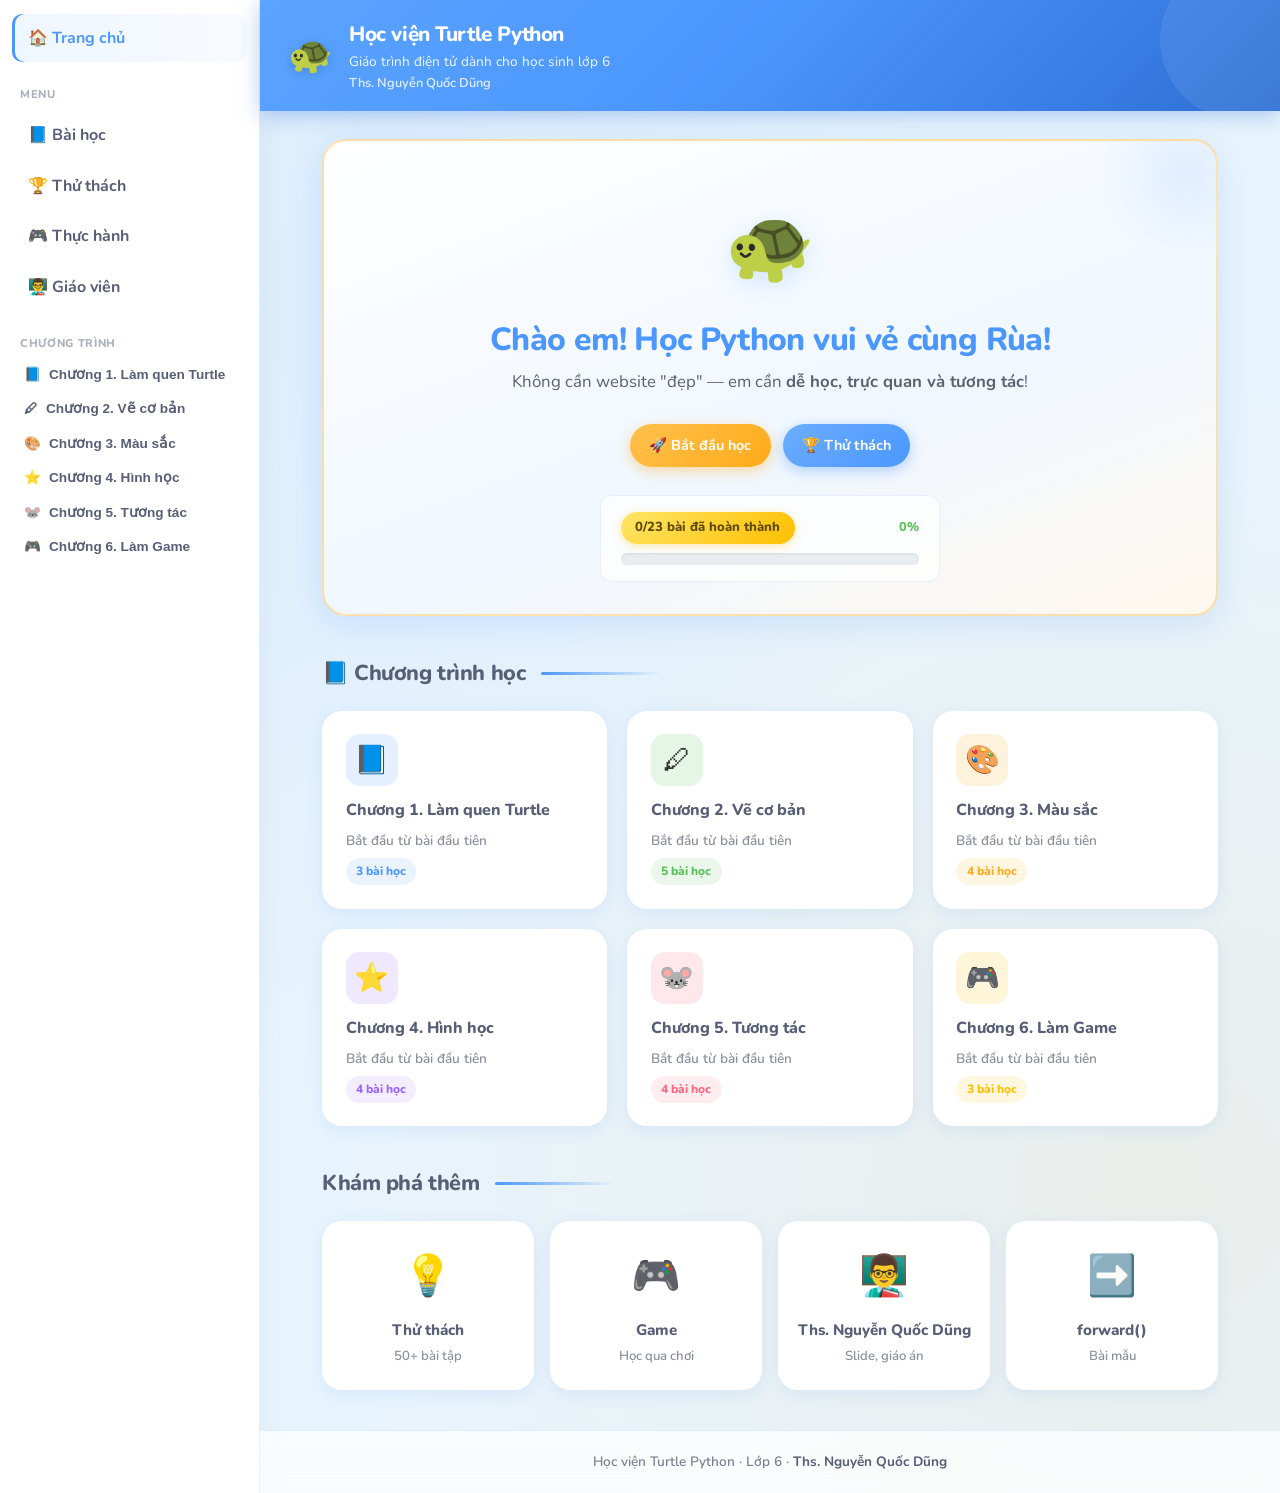
<file: index.html>
﻿<!DOCTYPE html>
<html lang="vi">
<head>
  <meta charset="UTF-8">
  <meta name="viewport" content="width=device-width, initial-scale=1.0">
  <title>Học viện Turtle Python - Lớp 6</title>
  <link rel="stylesheet" href="css/style.css">
</head>
<body>
  <div class="app-layout">
    <aside class="sidebar">
      <nav class="sidebar-nav">
        <a href="index.html" class="active">🏠 Trang chủ</a>
        <div class="sidebar-section">Menu</div>
        <a href="index.html#bai-hoc">📘 Bài học</a>
        <a href="challenges.html">🏆 Thử thách</a>
        <a href="games.html">🎮 Thực hành</a>
        <a href="teacher.html">👨‍🏫 Giáo viên</a>
        <div class="sidebar-section">Chương trình</div>
        <ul class="chapter-list" id="sidebar-chapters"></ul>
      </nav>
    </aside>

    <div class="main-content">
      <header class="site-header">
        <span class="logo">🐢</span>
        <div>
          <h1>Học viện Turtle Python</h1>
          <p>Giáo trình điện tử dành cho học sinh lớp 6</p>
          <p class="site-teacher" id="site-teacher">Ths. Nguyễn Quốc Dũng</p>
        </div>
        <button class="menu-toggle" id="menu-toggle" aria-label="Mở menu">☰</button>
      </header>

      <main class="content-area">
        <section class="hero">
          <div class="big-turtle">🐢</div>
          <h2>Chào em! Học Python vui vẻ cùng Rùa!</h2>
          <p>Không cần website "đẹp" — em cần <strong>dễ học, trực quan và tương tác</strong>!</p>
          <div class="hero-actions">
            <a href="lesson.html?lesson=turtle-la-gi" class="btn btn-orange">🚀 Bắt đầu học</a>
            <a href="challenges.html" class="btn btn-primary">🏆 Thử thách</a>
          </div>
          <div class="hero-progress">
            <div class="hero-progress-header">
              <span class="badge-earned" id="progress-badge">0 bài đã hoàn thành</span>
              <span class="hero-progress-pct" id="progress-pct">0%</span>
            </div>
            <div class="progress-bar-wrap">
              <div class="progress-bar" id="progress-bar" style="width:0%"></div>
            </div>
          </div>
        </section>

        <section id="bai-hoc">
          <h2 class="section-title">📘 Chương trình học</h2>
          <div class="chapter-grid" id="chapter-grid"></div>
        </section>

        <section class="section-explore">
          <h2 class="section-title">Khám phá thêm</h2>
          <div class="quick-links">
            <a href="challenges.html" class="quick-link">
              <div class="ql-icon">💡</div>
              <h4>Thử thách</h4>
              <p>50+ bài tập</p>
            </a>
            <a href="games.html" class="quick-link">
              <div class="ql-icon">🎮</div>
              <h4>Game</h4>
              <p>Học qua chơi</p>
            </a>
            <a href="teacher.html" class="quick-link">
              <div class="ql-icon">👨‍🏫</div>
              <h4>Ths. Nguyễn Quốc Dũng</h4>
              <p>Slide, giáo án</p>
            </a>
            <a href="lesson.html?lesson=forward" class="quick-link">
              <div class="ql-icon">➡️</div>
              <h4>forward()</h4>
              <p>Bài mẫu</p>
            </a>
          </div>
        </section>
      </main>

      <footer class="site-footer">
        Học viện Turtle Python · Lớp 6 · <strong id="site-footer-teacher">Ths. Nguyễn Quốc Dũng</strong>
      </footer>
    </div>
  </div>

  <div class="sidebar-overlay" id="sidebar-overlay"></div>

  <script src="js/app.js?v=20260719"></script>
  <script>
    async function initHome() {
      await renderSidebar('home');

      const data = await TurtleAcademy.loadJSON('data/chapters.json');
      const grid = document.getElementById('chapter-grid');
      const totalLessons = data.chapters.reduce((s, ch) => s + ch.lessons.length, 0);
      const completed = TurtleAcademy.getCompletedCount();
      const pct = Math.round((completed / totalLessons) * 100);

      document.getElementById('progress-badge').textContent =
        `${completed}/${totalLessons} bài đã hoàn thành`;
      document.getElementById('progress-pct').textContent = `${pct}%`;
      document.getElementById('progress-bar').style.width = `${pct}%`;

      grid.innerHTML = data.chapters.map(ch => {
        const firstLesson = ch.lessons[0];
        return `
          <a href="lesson.html?lesson=${firstLesson.id}" class="chapter-card">
            <div class="ch-icon">${ch.icon}</div>
            <h3>Chương ${ch.number}. ${ch.title}</h3>
            <p>Bắt đầu từ bài đầu tiên</p>
            <span class="ch-badge">${ch.lessons.length} bài học</span>
          </a>
        `;
      }).join('');
    }

    document.addEventListener('DOMContentLoaded', initHome);
  </script>
</body>
</html>
</file>
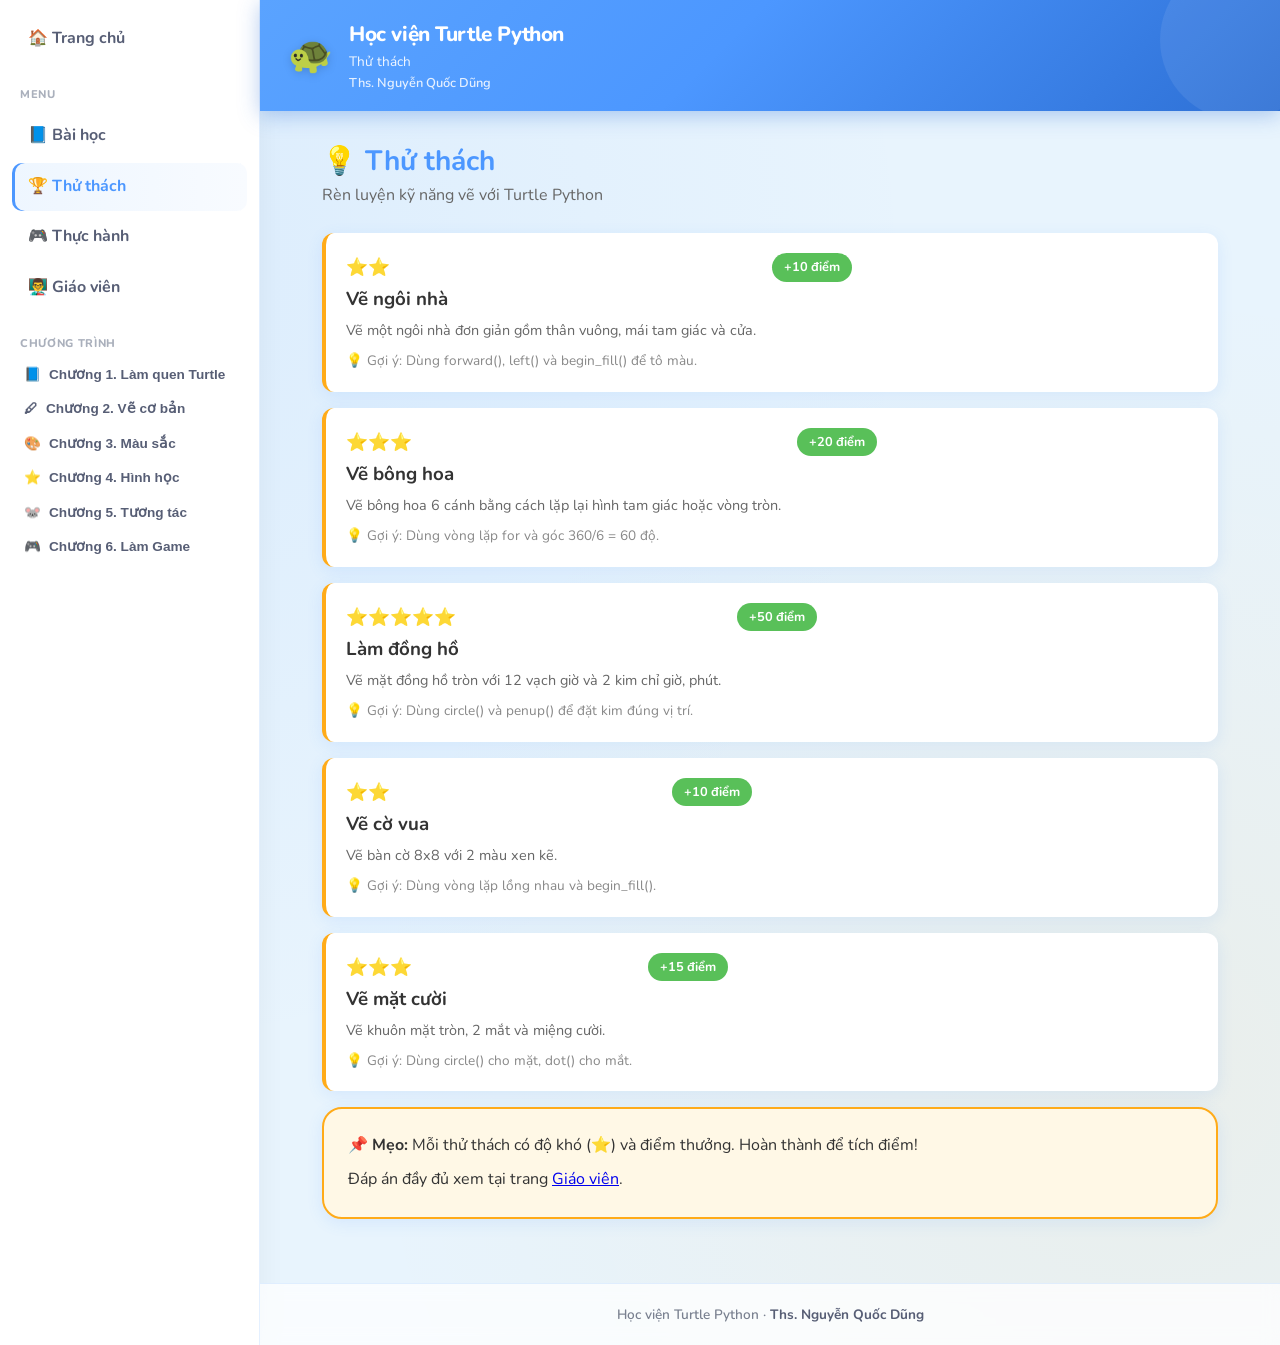
<file: challenges.html>
﻿<!DOCTYPE html>
<html lang="vi">
<head>
  <meta charset="UTF-8">
  <meta name="viewport" content="width=device-width, initial-scale=1.0">
  <title>Thử thách - Học viện Turtle Python</title>
  <link rel="stylesheet" href="css/style.css">
</head>
<body>
  <div class="app-layout">
    <aside class="sidebar">
      <nav class="sidebar-nav">
        <a href="index.html">🏠 Trang chủ</a>
        <div class="sidebar-section">Menu</div>
        <a href="index.html#bai-hoc">📘 Bài học</a>
        <a href="challenges.html" class="active">🏆 Thử thách</a>
        <a href="games.html">🎮 Thực hành</a>
        <a href="teacher.html">👨‍🏫 Giáo viên</a>
        <div class="sidebar-section">Chương trình</div>
        <ul class="chapter-list" id="sidebar-chapters"></ul>
      </nav>
    </aside>

    <div class="main-content">
      <header class="site-header">
        <span class="logo">🐢</span>
        <div>
          <h1>Học viện Turtle Python</h1>
          <p>Thử thách</p>
          <p class="site-teacher" id="site-teacher">Ths. Nguyễn Quốc Dũng</p>
        </div>
        <button class="menu-toggle" id="menu-toggle" aria-label="Mở menu">☰</button>
      </header>

      <main class="content-area">
        <div class="lesson-header">
          <h2>💡 Thử thách</h2>
          <p style="color:#666" id="challenge-subtitle">Rèn luyện kỹ năng vẽ với Turtle Python</p>
        </div>
        <div id="challenges-list"></div>
        <div class="card" style="margin-top:1rem;background:#fff8e6;border:2px solid var(--scratch-orange)">
          <p>📌 <strong>Mẹo:</strong> Mỗi thử thách có độ khó (⭐) và điểm thưởng. Hoàn thành để tích điểm!</p>
          <p style="margin-top:0.5rem">Đáp án đầy đủ xem tại trang <a href="teacher.html">Giáo viên</a>.</p>
        </div>
      </main>

      <footer class="site-footer">
        Học viện Turtle Python · <strong id="site-footer-teacher">Ths. Nguyễn Quốc Dũng</strong>
      </footer>
    </div>
  </div>

  <div class="sidebar-overlay" id="sidebar-overlay"></div>

  <script src="js/app.js?v=20260719"></script>
  <script>
    function renderStars(n) {
      return '⭐'.repeat(n);
    }

    async function initChallenges() {
      await renderSidebar('challenges');
      const data = await TurtleAcademy.loadJSON('data/challenges.json');
      document.getElementById('challenge-subtitle').textContent = data.subtitle;

      document.getElementById('challenges-list').innerHTML = data.challenges.map(ch => `
        <div class="challenge-card">
          <div>
            <div class="stars">${renderStars(ch.stars)}</div>
            <h3 style="margin:0.25rem 0">${ch.title}</h3>
            <p style="color:#666;font-size:0.9rem">${ch.description}</p>
            <p style="margin-top:0.5rem;font-size:0.85rem;color:#888">💡 Gợi ý: ${ch.hint}</p>
          </div>
          <span class="points-badge">+${ch.points} điểm</span>
        </div>
      `).join('');
    }

    document.addEventListener('DOMContentLoaded', initChallenges);
  </script>
</body>
</html>
</file>
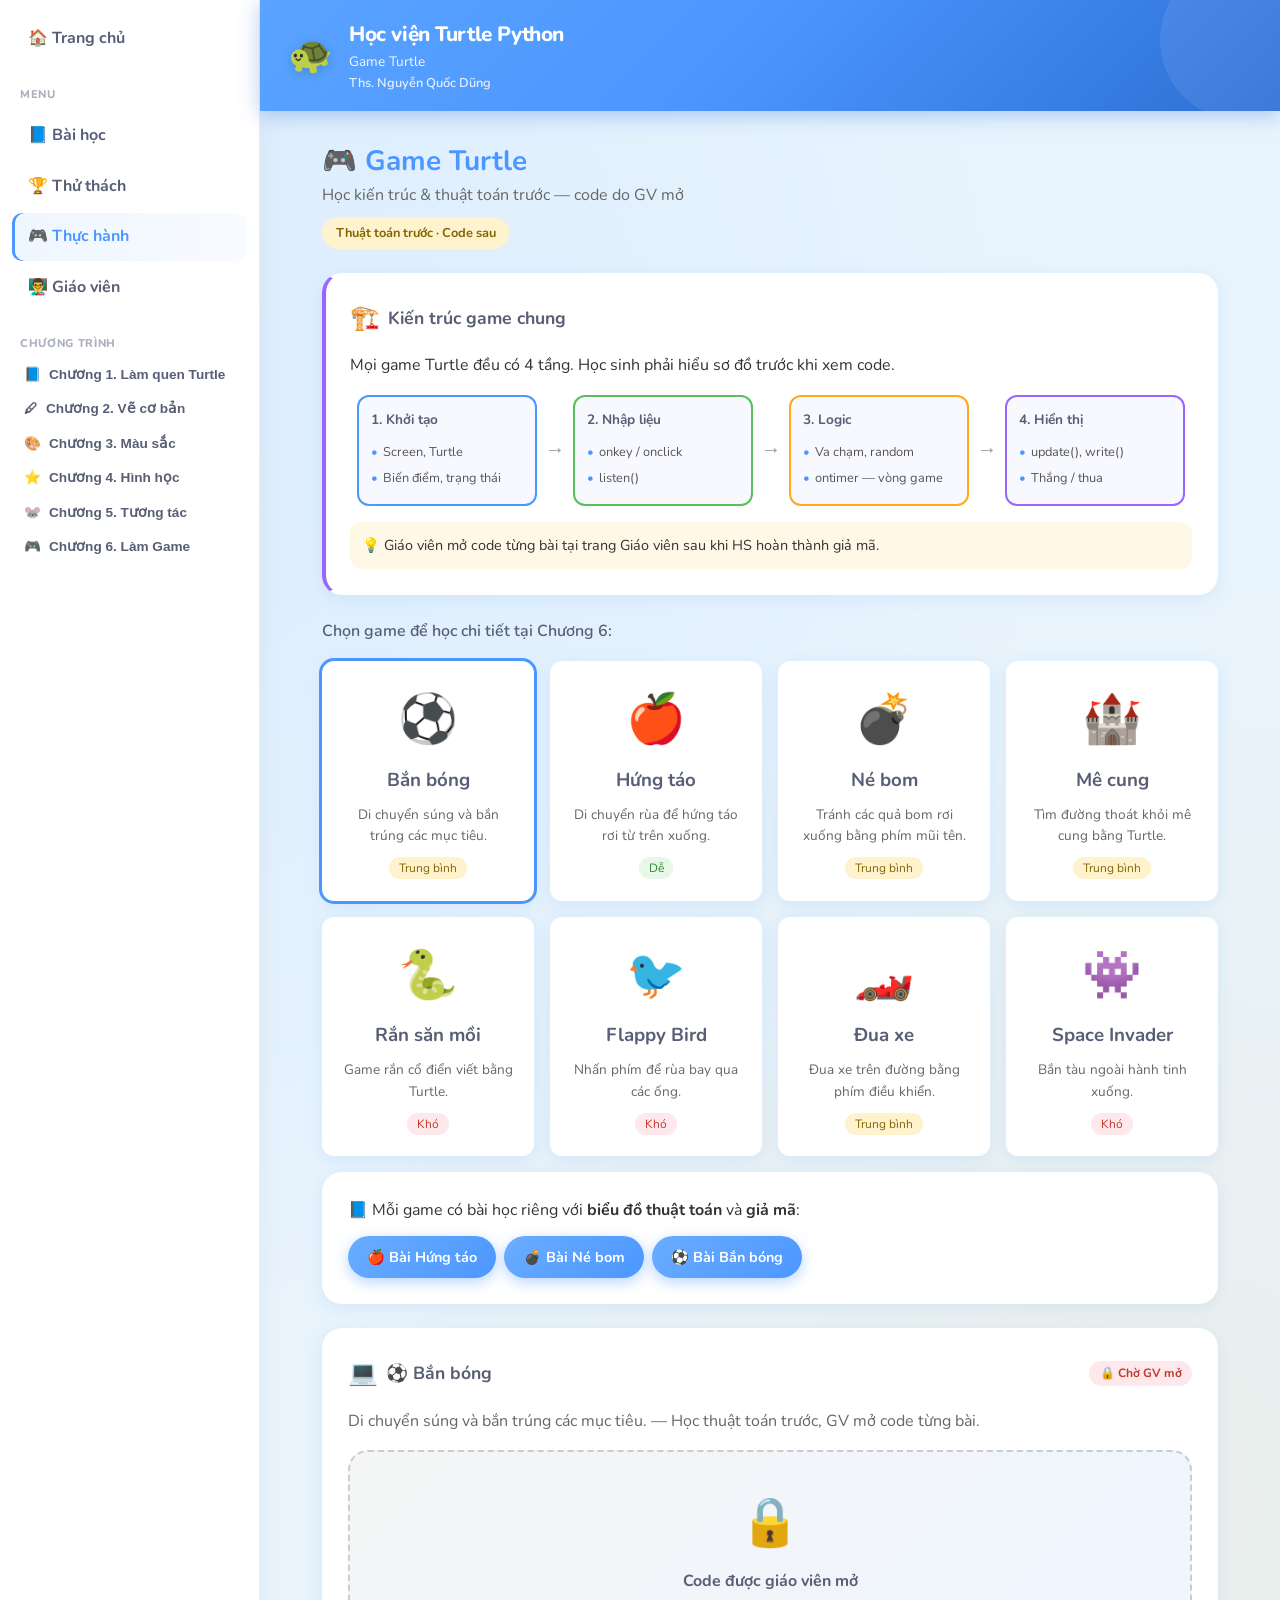
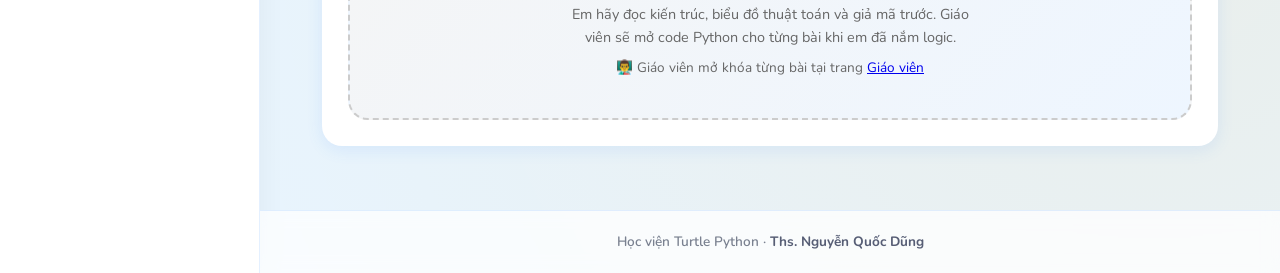
<file: games.html>
﻿<!DOCTYPE html>
<html lang="vi">
<head>
  <meta charset="UTF-8">
  <meta name="viewport" content="width=device-width, initial-scale=1.0">
  <title>Game - Học viện Turtle Python</title>
  <link rel="stylesheet" href="css/style.css">
</head>
<body>
  <div class="app-layout">
    <aside class="sidebar">
      <nav class="sidebar-nav">
        <a href="index.html">🏠 Trang chủ</a>
        <div class="sidebar-section">Menu</div>
        <a href="index.html#bai-hoc">📘 Bài học</a>
        <a href="challenges.html">🏆 Thử thách</a>
        <a href="games.html" class="active">🎮 Thực hành</a>
        <a href="teacher.html">👨‍🏫 Giáo viên</a>
        <div class="sidebar-section">Chương trình</div>
        <ul class="chapter-list" id="sidebar-chapters"></ul>
      </nav>
    </aside>

    <div class="main-content">
      <header class="site-header">
        <span class="logo">🐢</span>
        <div>
          <h1>Học viện Turtle Python</h1>
          <p>Game Turtle</p>
          <p class="site-teacher" id="site-teacher">Ths. Nguyễn Quốc Dũng</p>
        </div>
        <button class="menu-toggle" id="menu-toggle" aria-label="Mở menu">☰</button>
      </header>

      <main class="content-area">
        <div class="lesson-header">
          <h2>🎮 Game Turtle</h2>
          <p style="color:#666" id="games-subtitle">Học kiến trúc & thuật toán trước — code do GV mở</p>
          <span class="badge-game-mode">Thuật toán trước · Code sau</span>
        </div>

        <div class="card card-architecture">
          <div class="card-title"><span class="icon">🏗️</span> Kiến trúc game chung</div>
          <div id="game-arch-shared"></div>
        </div>

        <p style="margin:1rem 0;color:var(--scratch-dark);font-weight:600">Chọn game để học chi tiết tại Chương 6:</p>
        <div class="games-grid" id="games-grid"></div>

        <div class="card" style="margin-top:1rem">
          <p>📘 Mỗi game có bài học riêng với <strong>biểu đồ thuật toán</strong> và <strong>giả mã</strong>:</p>
          <div style="display:flex;flex-wrap:wrap;gap:0.5rem;margin-top:0.75rem">
            <a href="lesson.html?lesson=game-hung-tao" class="btn btn-primary">🍎 Bài Hứng táo</a>
            <a href="lesson.html?lesson=game-ne-bom" class="btn btn-primary">💣 Bài Né bom</a>
            <a href="lesson.html?lesson=game-ban-bong" class="btn btn-primary">⚽ Bài Bắn bóng</a>
          </div>
        </div>

        <div class="card" style="margin-top:1.5rem" id="game-detail">
          <div class="card-title">
            <span class="icon">💻</span>
            <span id="game-detail-title">Code game</span>
            <span class="badge-locked" id="game-code-badge">🔒 Chờ GV mở</span>
          </div>
          <p style="margin-bottom:1rem;color:#666" id="game-detail-desc">Code chỉ hiển thị khi giáo viên mở khóa bài này.</p>
          <div id="game-code-area"></div>
        </div>
      </main>

      <footer class="site-footer">
        Học viện Turtle Python · <strong id="site-footer-teacher">Ths. Nguyễn Quốc Dũng</strong>
      </footer>
    </div>
  </div>

  <div class="sidebar-overlay" id="sidebar-overlay"></div>

  <script src="js/app.js?v=20260719"></script>
  <script src="js/game-diagram.js"></script>
  <script src="js/code-editor.js"></script>
  <script>
    const diffClass = { 'Dễ': 'easy', 'Trung bình': 'medium', 'Khó': 'hard' };
    let gamesData = [];
    let currentGame = null;
    let cachedCode = '';

    const sharedArch = {
      intro: 'Mọi game Turtle đều có 4 tầng. Học sinh phải hiểu sơ đồ trước khi xem code.',
      layers: [
        { title: '1. Khởi tạo', items: ['Screen, Turtle', 'Biến điểm, trạng thái'] },
        { title: '2. Nhập liệu', items: ['onkey / onclick', 'listen()'] },
        { title: '3. Logic', items: ['Va chạm, random', 'ontimer — vòng game'] },
        { title: '4. Hiển thị', items: ['update(), write()', 'Thắng / thua'] }
      ],
      note: 'Giáo viên mở code từng bài tại trang Giáo viên sau khi HS hoàn thành giả mã.'
    };

    function getGameLessonId(game) {
      return game.lessonId || `practice-${game.id}`;
    }

    function updateGameCodeBadge() {
      const badge = document.getElementById('game-code-badge');
      if (!badge || !currentGame) return;
      badge.style.display = TurtleAcademy.isCodeUnlocked(getGameLessonId(currentGame)) ? 'none' : 'inline-block';
    }

    async function renderGameCodeArea() {
      if (!currentGame) return;
      const lessonId = getGameLessonId(currentGame);
      const unlocked = TurtleAcademy.isCodeUnlocked(lessonId);
      if (unlocked) {
        if (!cachedCode) {
          cachedCode = await fetch(currentGame.file).then(r => r.text()).catch(() => '# Không tải được file');
        }
      } else {
        cachedCode = '';
      }
      CodeEditor.render(
        document.getElementById('game-code-area'),
        cachedCode,
        currentGame.file.split('/').pop(),
        { locked: true, lessonId, runHint: 'Đối chiếu code với thuật toán đã học' }
      );
      updateGameCodeBadge();
    }

    async function loadGameCode(game) {
      currentGame = game;
      const lessonId = getGameLessonId(game);
      document.getElementById('game-detail-title').textContent = `${game.icon} ${game.title}`;
      document.getElementById('game-detail-desc').textContent =
        TurtleAcademy.isCodeUnlocked(lessonId)
          ? game.description + ' — Giáo viên đã mở code bài này.'
          : game.description + ' — Học thuật toán trước, GV mở code từng bài.';
      document.querySelectorAll('.game-card').forEach(c => c.style.outline = '');
      document.querySelector(`[data-game="${game.id}"]`)?.style.setProperty('outline', '3px solid var(--scratch-blue)');

      cachedCode = '';
      await renderGameCodeArea();
    }

    async function initGames() {
      await TurtleAcademy.initConfig();
      await renderSidebar('games');
      GameDiagram.renderArchitecture(document.getElementById('game-arch-shared'), sharedArch);

      const data = await TurtleAcademy.loadJSON('data/games.json');
      gamesData = data.games;

      document.getElementById('games-grid').innerHTML = data.games.map(g => `
        <a href="#" class="game-card" data-game="${g.id}">
          <div class="game-icon">${g.icon}</div>
          <h3>${g.title}</h3>
          <p style="font-size:0.85rem;color:#666;margin:0.5rem 0">${g.description}</p>
          <span class="difficulty ${diffClass[g.difficulty] || ''}">${g.difficulty}</span>
        </a>
      `).join('');

      document.querySelectorAll('.game-card').forEach(card => {
        card.addEventListener('click', (e) => {
          e.preventDefault();
          const game = gamesData.find(g => g.id === card.dataset.game);
          if (game) loadGameCode(game);
        });
      });

      loadGameCode(data.games[0]);
    }

    function onGameCodeUnlockChange(e) {
      if (!currentGame) return;
      const lessonId = getGameLessonId(currentGame);
      const changedId = e.detail?.lessonId;
      if (!changedId || changedId === lessonId) {
        cachedCode = '';
        renderGameCodeArea();
      }
    }

    window.addEventListener('code-unlocked', onGameCodeUnlockChange);
    window.addEventListener('code-locked', onGameCodeUnlockChange);
    window.addEventListener('code-lock-all', () => {
      cachedCode = '';
      renderGameCodeArea();
    });

    document.addEventListener('DOMContentLoaded', initGames);
  </script>
</body>
</html>
</file>
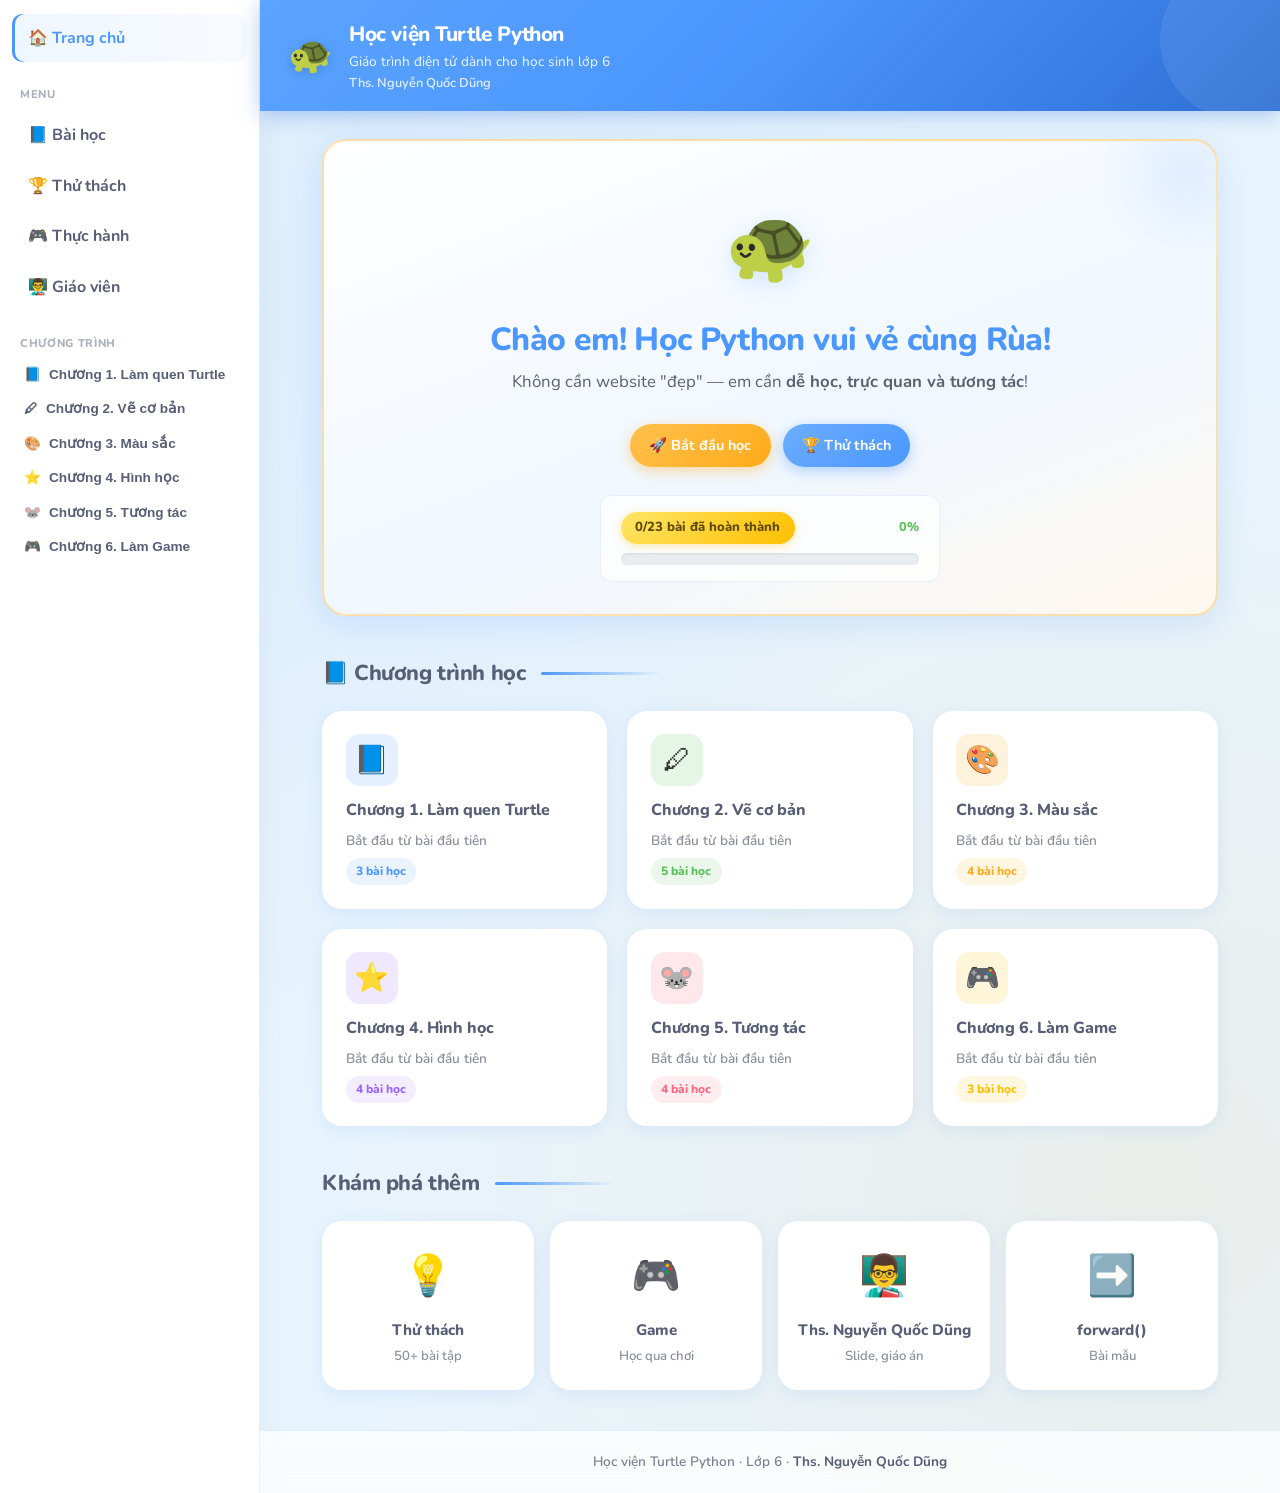
<file: lesson.html>
﻿<!DOCTYPE html>
<html lang="vi">
<head>
  <meta charset="UTF-8">
  <meta name="viewport" content="width=device-width, initial-scale=1.0">
  <title>Bài học - Học viện Turtle Python</title>
  <link rel="stylesheet" href="css/style.css?v=20260726c">
</head>
<body>
  <div class="app-layout">
    <aside class="sidebar">
      <nav class="sidebar-nav">
        <a href="index.html">🏠 Trang chủ</a>
        <div class="sidebar-section">Menu</div>
        <a href="index.html#bai-hoc">📘 Bài học</a>
        <a href="challenges.html">🏆 Thử thách</a>
        <a href="games.html">🎮 Thực hành</a>
        <a href="teacher.html">👨‍🏫 Giáo viên</a>
        <div class="sidebar-section">Chương trình</div>
        <ul class="chapter-list" id="sidebar-chapters"></ul>
      </nav>
    </aside>

    <div class="main-content">
      <header class="site-header">
        <span class="logo">🐢</span>
        <div>
          <h1>Học viện Turtle Python</h1>
          <p>Bài học</p>
          <p class="site-teacher" id="site-teacher">Ths. Nguyễn Quốc Dũng</p>
        </div>
        <div class="header-actions">
          <button type="button" class="fullscreen-toggle" id="fullscreen-toggle"
                  aria-label="Toàn màn hình" title="Toàn màn hình (F11)">
            <span class="fullscreen-icon" aria-hidden="true">⛶</span>
            <span class="fullscreen-label">Toàn màn hình</span>
          </button>
          <button class="menu-toggle" id="menu-toggle" aria-label="Mở menu">☰</button>
        </div>
      </header>

      <main class="content-area" id="lesson-content">
        <p>Đang tải bài học...</p>
      </main>

      <footer class="site-footer">
        Học viện Turtle Python · <strong id="site-footer-teacher">Ths. Nguyễn Quốc Dũng</strong>
      </footer>
    </div>
  </div>

  <div class="sidebar-overlay" id="sidebar-overlay"></div>

  <script src="js/app.js?v=20260726d"></script>
  <script src="js/game-diagram.js"></script>
  <script src="js/code-guide.js?v=20260721"></script>
  <script src="js/animation.js?v=20260719"></script>
  <script src="js/code-editor.js"></script>
  <script src="js/quiz.js"></script>
  <script src="js/lesson.js?v=20260726c"></script>
</body>
</html>
</file>
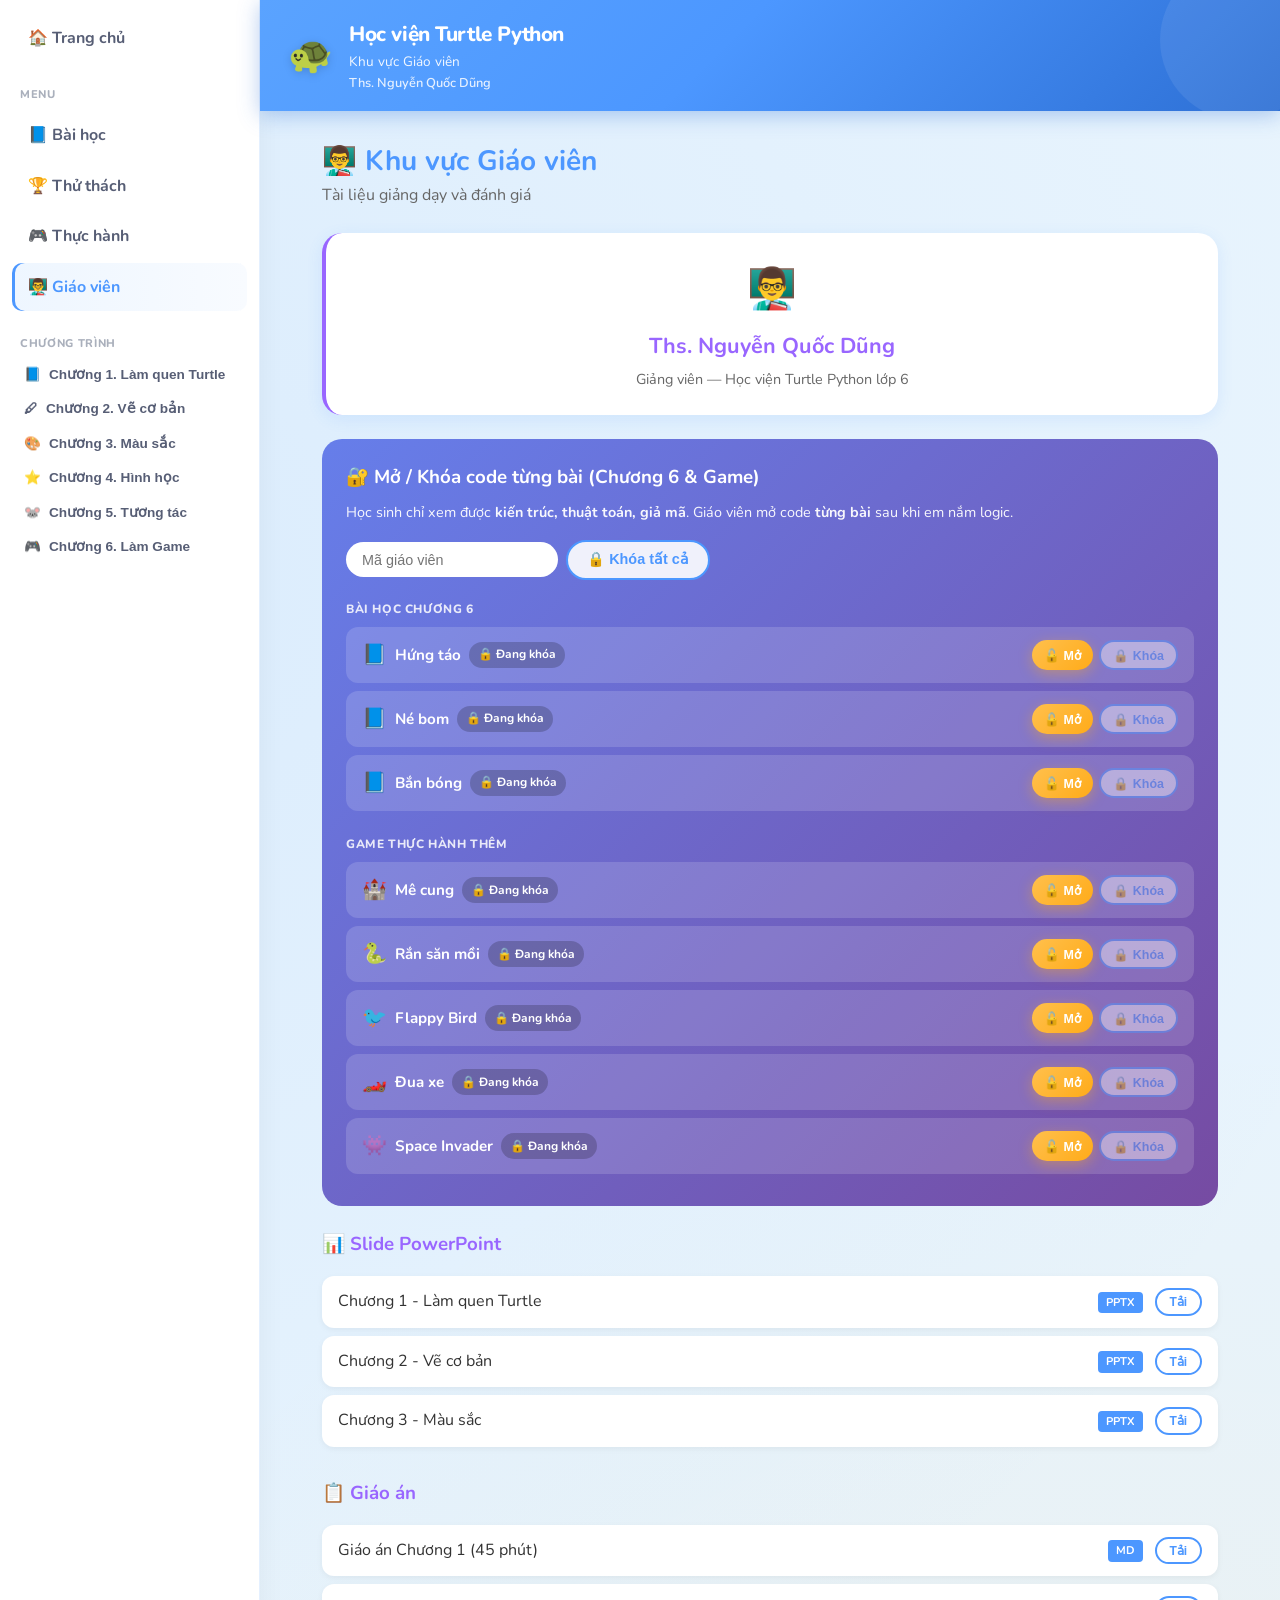
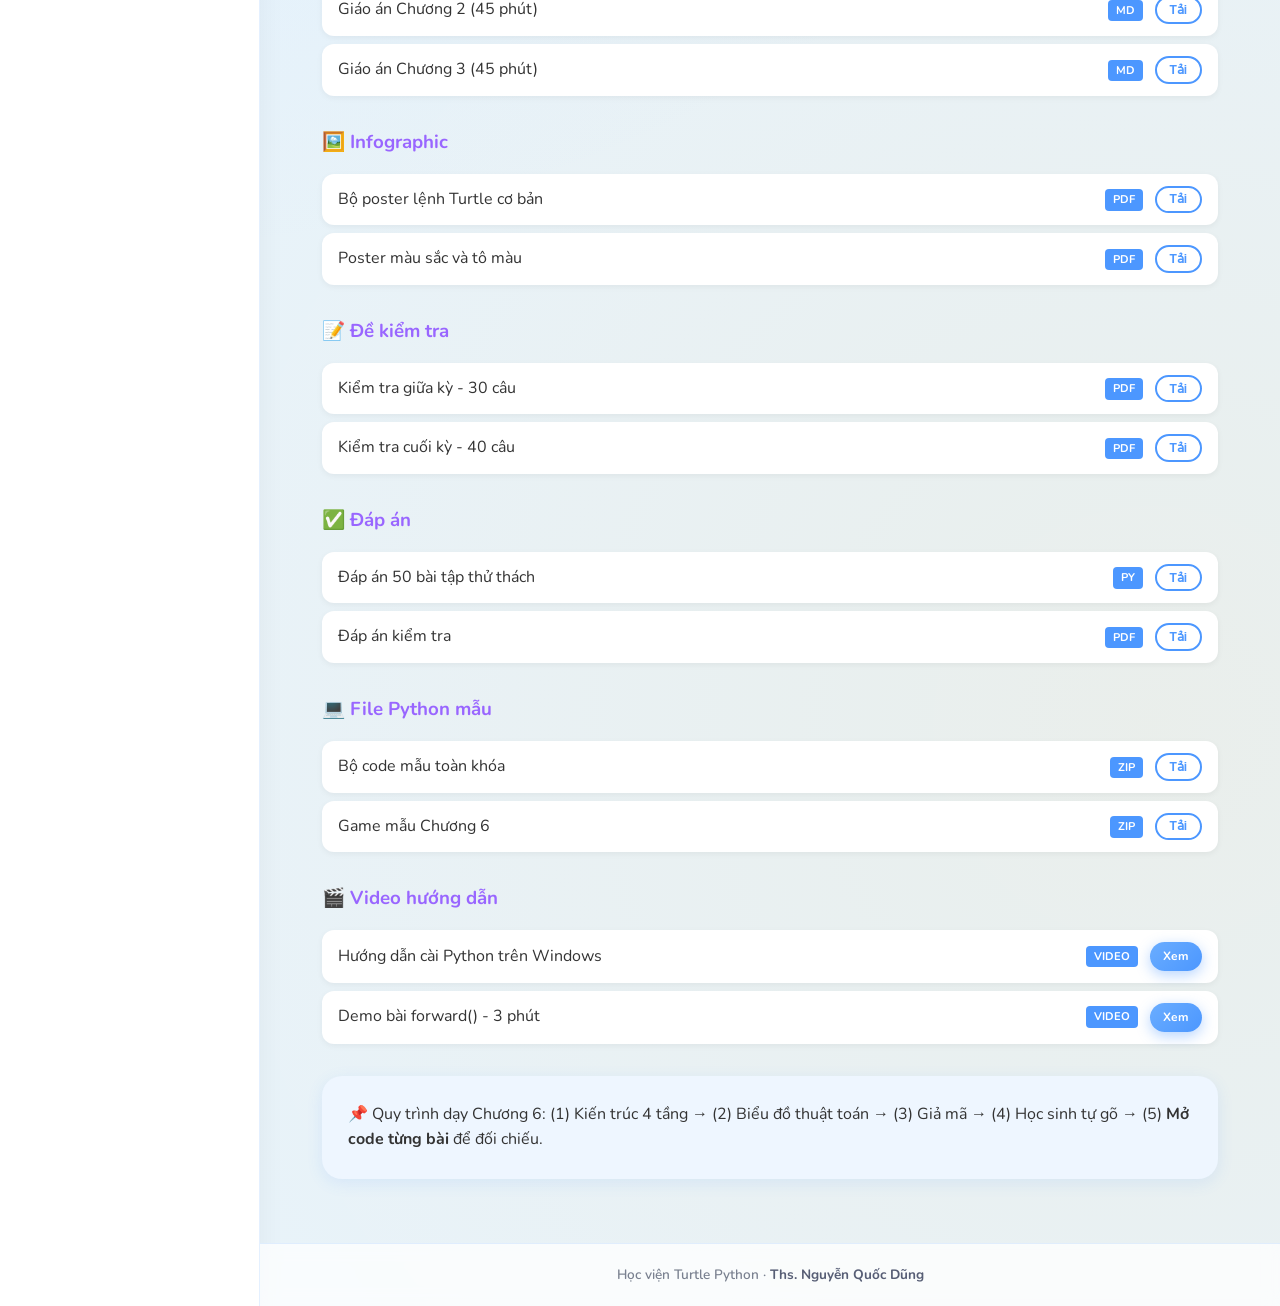
<file: teacher.html>
﻿<!DOCTYPE html>
<html lang="vi">
<head>
  <meta charset="UTF-8">
  <meta name="viewport" content="width=device-width, initial-scale=1.0">
  <title>Giáo viên - Học viện Turtle Python</title>
  <link rel="stylesheet" href="css/style.css">
</head>
<body>
  <div class="app-layout">
    <aside class="sidebar">
      <nav class="sidebar-nav">
        <a href="index.html">🏠 Trang chủ</a>
        <div class="sidebar-section">Menu</div>
        <a href="index.html#bai-hoc">📘 Bài học</a>
        <a href="challenges.html">🏆 Thử thách</a>
        <a href="games.html">🎮 Thực hành</a>
        <a href="teacher.html" class="active">👨‍🏫 Giáo viên</a>
        <div class="sidebar-section">Chương trình</div>
        <ul class="chapter-list" id="sidebar-chapters"></ul>
      </nav>
    </aside>

    <div class="main-content">
      <header class="site-header">
        <span class="logo">🐢</span>
        <div>
          <h1>Học viện Turtle Python</h1>
          <p>Khu vực Giáo viên</p>
          <p class="site-teacher" id="site-teacher">Ths. Nguyễn Quốc Dũng</p>
        </div>
        <button class="menu-toggle" id="menu-toggle" aria-label="Mở menu">☰</button>
      </header>

      <main class="content-area">
        <div class="lesson-header">
          <h2>👨‍🏫 Khu vực Giáo viên</h2>
          <p style="color:#666" id="teacher-subtitle">Tài liệu giảng dạy và đánh giá</p>
        </div>

        <div class="instructor-card" id="instructor-card">
          <div style="font-size:2.5rem">👨‍🏫</div>
          <p class="instructor-name" id="instructor-name">Ths. Nguyễn Quốc Dũng</p>
          <p class="instructor-role" id="instructor-role">Giảng viên — Học viện Turtle Python lớp 6</p>
        </div>

        <div class="teacher-unlock-panel" id="unlock-panel">
          <h3>🔐 Mở / Khóa code từng bài (Chương 6 & Game)</h3>
          <p>Học sinh chỉ xem được <strong>kiến trúc, thuật toán, giả mã</strong>. Giáo viên mở code <strong>từng bài</strong> sau khi em nắm logic.</p>
          <div class="unlock-form">
            <input type="password" id="teacher-pin" placeholder="Mã giáo viên" autocomplete="off">
            <button class="btn btn-outline" id="btn-lock-all" style="background:rgba(255,255,255,0.9)">🔒 Khóa tất cả</button>
          </div>
          <div class="lesson-unlock-list" id="lesson-unlock-list"></div>
        </div>

        <div id="teacher-resources"></div>
        <div class="card" style="background:#eef6ff">
          <p>📌 Quy trình dạy Chương 6: (1) Kiến trúc 4 tầng → (2) Biểu đồ thuật toán → (3) Giả mã → (4) Học sinh tự gõ → (5) <strong>Mở code từng bài</strong> để đối chiếu.</p>
        </div>
      </main>

      <footer class="site-footer">
        Học viện Turtle Python · <strong id="site-footer-teacher">Ths. Nguyễn Quốc Dũng</strong>
      </footer>
    </div>
  </div>

  <div class="sidebar-overlay" id="sidebar-overlay"></div>

  <script src="js/app.js?v=20260719"></script>
  <script>
    async function buildUnlockItems() {
      const chapters = await TurtleAcademy.loadJSON('data/chapters.json');
      const games = await TurtleAcademy.loadJSON('data/games.json');
      const ch6 = chapters.chapters.find(c => c.number === 6);
      const items = [];
      const seen = new Set();

      if (ch6) {
        ch6.lessons.forEach(l => {
          items.push({ id: l.id, title: l.title, group: 'Bài học Chương 6', icon: '📘' });
          seen.add(l.id);
        });
      }

      games.games.forEach(g => {
        const id = g.lessonId || `practice-${g.id}`;
        if (seen.has(id)) return;
        items.push({ id, title: g.title, group: 'Game thực hành thêm', icon: g.icon || '🎮' });
        seen.add(id);
      });

      return items;
    }

    function renderUnlockList(items) {
      const list = document.getElementById('lesson-unlock-list');
      if (!list) return;

      const groups = [...new Set(items.map(i => i.group))];
      list.innerHTML = groups.map(group => {
        const groupItems = items.filter(i => i.group === group);
        return `
          <div class="unlock-group">
            <div class="unlock-group-title">${group}</div>
            ${groupItems.map(item => {
              const open = TurtleAcademy.isCodeUnlocked(item.id);
              return `
                <div class="unlock-lesson-row" data-lesson-id="${item.id}">
                  <div class="unlock-lesson-info">
                    <span class="unlock-lesson-icon">${item.icon}</span>
                    <span class="unlock-lesson-title">${item.title}</span>
                    <span class="unlock-lesson-status ${open ? 'open' : 'closed'}">${open ? '✅ Đã mở' : '🔒 Đang khóa'}</span>
                  </div>
                  <div class="unlock-lesson-actions">
                    <button class="btn btn-orange btn-sm btn-unlock-one" data-lesson-id="${item.id}" ${open ? 'disabled' : ''}>🔓 Mở</button>
                    <button class="btn btn-outline btn-sm btn-lock-one" data-lesson-id="${item.id}" style="background:rgba(255,255,255,0.9)" ${open ? '' : 'disabled'}>🔒 Khóa</button>
                  </div>
                </div>
              `;
            }).join('')}
          </div>
        `;
      }).join('');

      list.querySelectorAll('.btn-unlock-one').forEach(btn => {
        btn.addEventListener('click', () => {
          const lessonId = btn.dataset.lessonId;
          const pin = document.getElementById('teacher-pin')?.value || '';
          if (TurtleAcademy.unlockCode(pin, lessonId)) {
            TurtleAcademy.showToast('✅ Đã mở code bài này!');
            renderUnlockList(items);
          } else {
            TurtleAcademy.showToast('❌ Mã không đúng!');
          }
        });
      });

      list.querySelectorAll('.btn-lock-one').forEach(btn => {
        btn.addEventListener('click', () => {
          TurtleAcademy.lockCode(btn.dataset.lessonId);
          TurtleAcademy.showToast('🔒 Đã khóa bài này');
          renderUnlockList(items);
        });
      });
    }

    async function initTeacher() {
      await TurtleAcademy.initConfig();
      await renderSidebar('teacher');
      const data = await TurtleAcademy.loadJSON('data/teacher.json');
      document.getElementById('teacher-subtitle').textContent = data.subtitle;
      if (data.instructor) {
        document.getElementById('instructor-name').textContent = data.instructor.display;
        document.getElementById('instructor-role').textContent = data.instructor.role;
      }

      const unlockItems = await buildUnlockItems();
      renderUnlockList(unlockItems);

      document.getElementById('btn-lock-all')?.addEventListener('click', () => {
        TurtleAcademy.lockAllCode();
        TurtleAcademy.showToast('🔒 Đã khóa tất cả bài');
        renderUnlockList(unlockItems);
      });

      window.addEventListener('code-unlocked', () => renderUnlockList(unlockItems));
      window.addEventListener('code-locked', () => renderUnlockList(unlockItems));
      window.addEventListener('code-lock-all', () => renderUnlockList(unlockItems));

      document.getElementById('teacher-resources').innerHTML = data.resources.map(cat => `
        <div class="resource-category">
          <h3>${cat.icon} ${cat.category}</h3>
          <ul class="resource-list">
            ${cat.items.map(item => `
              <li>
                <span>${item.title}</span>
                <span>
                  <span class="format-badge">${item.format}</span>
                  ${item.format === 'VIDEO'
                    ? `<a href="${item.file}" target="_blank" class="btn btn-primary" style="padding:0.3rem 0.8rem;font-size:0.75rem;margin-left:0.5rem">Xem</a>`
                    : `<button class="btn btn-outline" style="padding:0.3rem 0.8rem;font-size:0.75rem;margin-left:0.5rem" onclick="TurtleAcademy.showToast('File ${item.file} sẽ được bổ sung sớm!')">Tải</button>`
                  }
                </span>
              </li>
            `).join('')}
          </ul>
        </div>
      `).join('');
    }

    document.addEventListener('DOMContentLoaded', initTeacher);
  </script>
</body>
</html>
</file>
<file: css/style.css>
/* Học viện Turtle Python - Scratch-inspired theme */

@import url("https://fonts.googleapis.com/css2?family=Nunito:wght@400;600;700;800&display=swap");

:root {
  --scratch-orange: #ffab19;
  --scratch-blue: #4c97ff;
  --scratch-green: #59c059;
  --scratch-purple: #9966ff;
  --scratch-red: #ff6680;
  --scratch-yellow: #ffbf00;
  --scratch-dark: #575e75;
  --scratch-bg: #e8f4fd;
  --scratch-sidebar: #ffffff;
  --shadow: 0 4px 16px rgba(76, 151, 255, 0.12);
  --shadow-lg: 0 8px 32px rgba(76, 151, 255, 0.18);
  --radius: 12px;
  --radius-lg: 20px;
  --radius-xl: 24px;
}

* {
  margin: 0;
  padding: 0;
  box-sizing: border-box;
}

body {
  font-family: "Nunito", "Segoe UI", "Helvetica Neue", Arial, sans-serif;
  background:
    radial-gradient(circle at 10% 20%, rgba(76, 151, 255, 0.08) 0%, transparent 50%),
    radial-gradient(circle at 90% 80%, rgba(255, 171, 25, 0.08) 0%, transparent 50%),
    var(--scratch-bg);
  color: #333;
  line-height: 1.6;
  min-height: 100vh;
  -webkit-user-select: none;
  user-select: none;
  -webkit-touch-callout: none;
}

.app-layout {
  display: grid;
  grid-template-columns: 260px 1fr;
  min-height: 100vh;
}

@media (max-width: 768px) {
  .app-layout { grid-template-columns: 1fr; }
  .sidebar {
    position: fixed;
    left: -280px;
    top: 0;
    height: 100vh;
    z-index: 100;
    transition: left 0.3s;
  }
  .sidebar.open { left: 0; }
  .menu-toggle { display: flex !important; }
}

.site-header {
  background: linear-gradient(135deg, #5aa3ff 0%, var(--scratch-blue) 45%, #2d6fd4 100%);
  color: white;
  padding: 1.1rem 1.75rem;
  display: flex;
  align-items: center;
  gap: 1rem;
  box-shadow: 0 4px 20px rgba(45, 111, 212, 0.35);
  position: relative;
  overflow: hidden;
}

.site-header::after {
  content: "";
  position: absolute;
  right: -40px;
  top: -40px;
  width: 160px;
  height: 160px;
  background: rgba(255, 255, 255, 0.08);
  border-radius: 50%;
  pointer-events: none;
}

.site-header .logo {
  font-size: 2.25rem;
  filter: drop-shadow(0 2px 4px rgba(0, 0, 0, 0.15));
  animation: logo-float 3s ease-in-out infinite;
}

@keyframes logo-float {
  0%, 100% { transform: translateY(0); }
  50% { transform: translateY(-4px); }
}

.site-header h1 { font-size: 1.3rem; font-weight: 800; letter-spacing: -0.02em; }
.site-header p { font-size: 0.85rem; opacity: 0.92; }

.site-teacher {
  font-size: 0.8rem !important;
  opacity: 0.85 !important;
  font-weight: 600;
}

.site-footer {
  text-align: center;
  padding: 1.25rem 1.5rem;
  margin-top: auto;
  background: rgba(255, 255, 255, 0.75);
  backdrop-filter: blur(8px);
  border-top: 1px solid rgba(76, 151, 255, 0.15);
  font-size: 0.85rem;
  color: #7a8190;
  font-weight: 600;
}

.site-footer strong { color: var(--scratch-dark); }

.instructor-card {
  background: white;
  border-radius: var(--radius-lg);
  padding: 1.5rem;
  margin-bottom: 1.5rem;
  box-shadow: var(--shadow);
  border-left: 4px solid var(--scratch-purple);
  text-align: center;
}

.instructor-name {
  font-size: 1.35rem;
  font-weight: 700;
  color: var(--scratch-purple);
  margin: 0.5rem 0 0.25rem;
}

.instructor-role {
  color: #666;
  font-size: 0.9rem;
}

.menu-toggle {
  display: none;
  background: rgba(255, 255, 255, 0.2);
  border: none;
  color: white;
  font-size: 1.5rem;
  padding: 0.25rem 0.5rem;
  border-radius: 8px;
  cursor: pointer;
}

.header-actions {
  display: flex;
  align-items: center;
  gap: 0.5rem;
  margin-left: auto;
  flex-shrink: 0;
  position: relative;
  z-index: 1;
}

.fullscreen-toggle {
  display: inline-flex;
  align-items: center;
  gap: 0.35rem;
  background: rgba(255, 255, 255, 0.2);
  border: 2px solid rgba(255, 255, 255, 0.45);
  color: white;
  font-size: 0.85rem;
  font-weight: 700;
  padding: 0.35rem 0.7rem;
  border-radius: 10px;
  cursor: pointer;
  transition: background 0.2s, transform 0.15s;
}

.fullscreen-toggle:hover {
  background: rgba(255, 255, 255, 0.32);
  transform: translateY(-1px);
}

.fullscreen-toggle:focus-visible {
  outline: 2px solid #fff;
  outline-offset: 2px;
}

.fullscreen-toggle .fullscreen-icon {
  font-size: 1.1rem;
  line-height: 1;
}

.fullscreen-toggle.is-active {
  background: rgba(255, 255, 255, 0.95);
  color: var(--scratch-blue, #4c97ff);
  border-color: #fff;
}

body.is-lesson-fullscreen .sidebar,
body.is-lesson-fullscreen .sidebar-overlay {
  display: none !important;
}

body.is-lesson-fullscreen .app-layout {
  grid-template-columns: 1fr;
}

body.is-lesson-fullscreen .site-footer {
  display: none;
}

body.is-lesson-fullscreen .main-content {
  max-width: none;
}

body.is-lesson-fullscreen .content-area {
  max-width: 1100px;
  margin-left: auto;
  margin-right: auto;
}

@media (max-width: 640px) {
  .fullscreen-toggle .fullscreen-label {
    display: none;
  }
  .fullscreen-toggle {
    padding: 0.35rem 0.55rem;
  }
}

.sidebar {
  background: var(--scratch-sidebar);
  border-right: 1px solid rgba(76, 151, 255, 0.15);
  padding: 0.75rem 0 1rem;
  overflow-y: auto;
  box-shadow: 4px 0 24px rgba(0, 0, 0, 0.04);
}

.sidebar-nav a {
  display: flex;
  align-items: center;
  gap: 0.75rem;
  padding: 0.7rem 1rem;
  margin: 0.15rem 0.75rem;
  color: var(--scratch-dark);
  text-decoration: none;
  font-weight: 700;
  transition: all 0.2s;
  border-radius: 10px;
  border-left: none;
}

.sidebar-nav a:hover {
  background: #eef6ff;
  color: var(--scratch-blue);
  transform: translateX(2px);
}

.sidebar-nav a.active {
  background: linear-gradient(90deg, #eef6ff, #f8fbff);
  color: var(--scratch-blue);
  box-shadow: inset 3px 0 0 var(--scratch-blue);
}

.sidebar-section {
  padding: 0.75rem 1.25rem 0.35rem;
  font-size: 0.7rem;
  font-weight: 800;
  text-transform: uppercase;
  letter-spacing: 0.06em;
  color: #aab0bc;
  margin-top: 0.75rem;
}

.chapter-list { list-style: none; }
.chapter-item { margin-bottom: 0.25rem; }

.chapter-toggle {
  display: flex;
  align-items: center;
  gap: 0.5rem;
  padding: 0.45rem 1rem;
  margin: 0 0.5rem;
  cursor: pointer;
  font-weight: 700;
  color: var(--scratch-dark);
  background: none;
  border: none;
  width: calc(100% - 1rem);
  text-align: left;
  font-size: 0.85rem;
  border-radius: 8px;
  transition: background 0.2s;
}

.chapter-toggle:hover { background: #f5f8fc; }

.lesson-list {
  list-style: none;
  padding-left: 1rem;
  display: none;
}

.chapter-item.open .lesson-list { display: block; }

.lesson-list a {
  display: block;
  padding: 0.4rem 1.5rem;
  color: #666;
  text-decoration: none;
  font-size: 0.85rem;
  border-radius: 0 8px 8px 0;
}

.lesson-list a:hover,
.lesson-list a.active {
  background: linear-gradient(90deg, var(--scratch-orange), #ffc04d);
  color: white;
  font-weight: 700;
}

.main-content { display: flex; flex-direction: column; }

.content-area {
  flex: 1;
  padding: 1.75rem 2rem 2.5rem;
  max-width: 960px;
  width: 100%;
  margin: 0 auto;
}

.card {
  background: white;
  border-radius: var(--radius-lg);
  padding: 1.5rem;
  margin-bottom: 1.5rem;
  box-shadow: var(--shadow);
  border: 2px solid transparent;
  transition: border-color 0.2s, box-shadow 0.2s;
}

.card:hover {
  border-color: rgba(76, 151, 255, 0.3);
  box-shadow: var(--shadow-lg);
}

.card-title {
  display: flex;
  align-items: center;
  gap: 0.5rem;
  font-size: 1.1rem;
  font-weight: 700;
  margin-bottom: 1rem;
  color: var(--scratch-dark);
}

.card-title .icon { font-size: 1.5rem; }

.hero {
  text-align: center;
  padding: 2.5rem 2rem 2rem;
  background: linear-gradient(160deg, #ffffff 0%, #f0f7ff 60%, #fff8ee 100%);
  border-radius: var(--radius-xl);
  margin-bottom: 2.5rem;
  border: 2px solid rgba(255, 171, 25, 0.35);
  box-shadow: var(--shadow-lg);
  position: relative;
  overflow: hidden;
}

.hero::before {
  content: "";
  position: absolute;
  top: -60px;
  right: -60px;
  width: 180px;
  height: 180px;
  background: radial-gradient(circle, rgba(76, 151, 255, 0.12) 0%, transparent 70%);
  pointer-events: none;
}

.hero h2 {
  font-size: clamp(1.5rem, 4vw, 2rem);
  font-weight: 800;
  color: var(--scratch-blue);
  margin-bottom: 0.6rem;
  line-height: 1.25;
  letter-spacing: -0.02em;
}

.hero > p {
  color: #5a6270;
  font-size: 1.05rem;
  max-width: 520px;
  margin: 0 auto;
}

.hero .big-turtle {
  font-size: 4.5rem;
  margin: 0.5rem 0 1rem;
  display: inline-block;
  animation: turtle-bounce 2.5s ease-in-out infinite;
  filter: drop-shadow(0 6px 12px rgba(76, 151, 255, 0.2));
}

@keyframes turtle-bounce {
  0%, 100% { transform: translateY(0) rotate(-3deg); }
  50% { transform: translateY(-8px) rotate(3deg); }
}

.hero-actions {
  display: flex;
  flex-wrap: wrap;
  gap: 0.75rem;
  justify-content: center;
  margin-top: 1.75rem;
}

.hero-progress {
  margin-top: 1.75rem;
  padding: 1rem 1.25rem;
  background: rgba(255, 255, 255, 0.7);
  border-radius: var(--radius);
  max-width: 340px;
  margin-left: auto;
  margin-right: auto;
  border: 1px solid rgba(76, 151, 255, 0.12);
}

.hero-progress-header {
  display: flex;
  align-items: center;
  justify-content: space-between;
  gap: 0.5rem;
  margin-bottom: 0.6rem;
}

.hero-progress-pct {
  font-size: 0.8rem;
  font-weight: 800;
  color: var(--scratch-green);
}

.section-title {
  display: flex;
  align-items: center;
  gap: 0.5rem;
  margin-bottom: 1.25rem;
  color: var(--scratch-dark);
  font-size: 1.35rem;
  font-weight: 800;
  letter-spacing: -0.02em;
}

.section-title::after {
  content: "";
  flex: 1;
  height: 3px;
  background: linear-gradient(90deg, var(--scratch-blue), transparent);
  border-radius: 2px;
  margin-left: 0.5rem;
  max-width: 120px;
}

.chapter-grid {
  display: grid;
  grid-template-columns: repeat(auto-fill, minmax(250px, 1fr));
  gap: 1.25rem;
}

.chapter-card {
  background: white;
  border-radius: var(--radius-lg);
  padding: 1.35rem;
  text-decoration: none;
  color: inherit;
  box-shadow: var(--shadow);
  transition: transform 0.25s, box-shadow 0.25s, border-color 0.25s;
  border: 2px solid transparent;
  display: flex;
  flex-direction: column;
  gap: 0.35rem;
}

.chapter-card:nth-child(6n+1) { --ch-accent: var(--scratch-blue); }
.chapter-card:nth-child(6n+2) { --ch-accent: var(--scratch-green); }
.chapter-card:nth-child(6n+3) { --ch-accent: var(--scratch-orange); }
.chapter-card:nth-child(6n+4) { --ch-accent: var(--scratch-purple); }
.chapter-card:nth-child(6n+5) { --ch-accent: var(--scratch-red); }
.chapter-card:nth-child(6n+6) { --ch-accent: var(--scratch-yellow); }

.chapter-card:hover {
  transform: translateY(-5px);
  box-shadow: var(--shadow-lg);
  border-color: var(--ch-accent, var(--scratch-blue));
}

.chapter-card .ch-icon {
  font-size: 1.75rem;
  width: 52px;
  height: 52px;
  display: flex;
  align-items: center;
  justify-content: center;
  background: color-mix(in srgb, var(--ch-accent, var(--scratch-blue)) 15%, white);
  border-radius: 14px;
  margin-bottom: 0.25rem;
}

.chapter-card h3 {
  font-size: 1rem;
  font-weight: 800;
  margin: 0.25rem 0;
  color: var(--scratch-dark);
  line-height: 1.3;
}

.chapter-card p { font-size: 0.85rem; color: #8a919c; font-weight: 600; }

.chapter-card .ch-badge {
  display: inline-block;
  margin-top: auto;
  padding: 0.25rem 0.65rem;
  font-size: 0.75rem;
  font-weight: 800;
  color: var(--ch-accent, var(--scratch-blue));
  background: color-mix(in srgb, var(--ch-accent, var(--scratch-blue)) 12%, white);
  border-radius: 999px;
  width: fit-content;
}

.lesson-header { margin-bottom: 1.5rem; }

.lesson-header h2 {
  font-size: 1.75rem;
  color: var(--scratch-blue);
  display: flex;
  align-items: center;
  gap: 0.5rem;
}

.lesson-breadcrumb { font-size: 0.85rem; color: #888; margin-bottom: 0.5rem; }

.objectives-list { list-style: none; }

.objectives-list li {
  padding: 0.5rem 0;
  padding-left: 1.5rem;
  position: relative;
}

.objectives-list li::before {
  content: "✓";
  position: absolute;
  left: 0;
  color: var(--scratch-green);
  font-weight: bold;
}

.syntax-box {
  background: #2d2d2d;
  color: #f8f8f2;
  padding: 1rem 1.25rem;
  border-radius: var(--radius);
  font-family: Consolas, Monaco, monospace;
  font-size: 1.1rem;
  margin: 1rem 0;
  border-left: 4px solid var(--scratch-orange);
}

.syntax-note { color: var(--scratch-green); font-weight: 600; margin-top: 0.5rem; }
.syntax-note::before { content: "→ "; }

.turtle-demo {
  background: #f0f8ff;
  border: 2px dashed var(--scratch-blue);
  border-radius: var(--radius);
  padding: 2rem;
  text-align: center;
  min-height: 120px;
  overflow: hidden;
}

.turtle-demo-canvas {
  position: relative;
  height: 80px;
  margin: 1rem auto;
  max-width: 400px;
}

.demo-turtle {
  font-size: 2rem;
  position: absolute;
  left: 20px;
  top: 50%;
  transform: translateY(-50%);
  transition: all 1s ease-in-out;
}

.demo-trail {
  position: absolute;
  left: 50px;
  top: 50%;
  height: 3px;
  background: var(--scratch-blue);
  transform: translateY(-50%);
  width: 0;
  transition: width 1s ease-in-out;
}

.demo-turtle.animate-forward { left: calc(20px + var(--distance, 100px)); }
.demo-trail.animate-forward { width: var(--distance, 100px); }

.rotate-demo {
  display: flex;
  align-items: center;
  justify-content: center;
  gap: 2rem;
  font-size: 2rem;
}

.rotate-arrow { transition: transform 1s ease-in-out; }
.rotate-arrow.animate-left { transform: rotate(90deg); }
.rotate-arrow.animate-right { transform: rotate(-90deg); }

.code-editor-wrap {
  border: 2px solid #ddd;
  border-radius: var(--radius);
  overflow: hidden;
}

.code-editor-header {
  background: #2d2d2d;
  color: #aaa;
  padding: 0.5rem 1rem;
  font-size: 0.85rem;
  font-weight: 600;
  display: flex;
  justify-content: space-between;
  align-items: center;
}

.code-editor {
  width: 100%;
  min-height: 180px;
  padding: 1rem;
  font-family: Consolas, Monaco, monospace;
  font-size: 0.9rem;
  line-height: 1.5;
  border: none;
  background: #1e1e1e;
  color: #d4d4d4;
  resize: vertical;
}

.code-display {
  width: 100%;
  min-height: 180px;
  margin: 0;
  padding: 1rem;
  font-family: Consolas, Monaco, monospace;
  font-size: 0.9rem;
  line-height: 1.5;
  background: #1e1e1e;
  color: #d4d4d4;
  overflow-x: auto;
  white-space: pre-wrap;
  word-break: break-word;
  -webkit-user-select: none;
  user-select: none;
}

.code-actions {
  display: flex;
  gap: 0.5rem;
  margin-top: 0.75rem;
  flex-wrap: wrap;
}

.btn {
  display: inline-flex;
  align-items: center;
  gap: 0.4rem;
  padding: 0.6rem 1.2rem;
  border: none;
  border-radius: 999px;
  font-weight: 700;
  font-size: 0.9rem;
  cursor: pointer;
  transition: transform 0.15s, box-shadow 0.15s;
  text-decoration: none;
}

.btn:hover {
  transform: translateY(-2px);
  box-shadow: 0 6px 20px rgba(0, 0, 0, 0.15);
}

.btn:active { transform: translateY(0); }

.btn-primary {
  background: linear-gradient(135deg, #6aadff, var(--scratch-blue));
  color: white;
  box-shadow: 0 4px 14px rgba(76, 151, 255, 0.4);
}

.btn-orange {
  background: linear-gradient(135deg, #ffc04d, var(--scratch-orange));
  color: white;
  box-shadow: 0 4px 14px rgba(255, 171, 25, 0.4);
}
.btn-green { background: var(--scratch-green); color: white; }
.btn-purple { background: var(--scratch-purple); color: white; }
.btn-outline { background: white; color: var(--scratch-blue); border: 2px solid var(--scratch-blue); }

.remember-grid { display: grid; gap: 0.75rem; }

.remember-item {
  display: flex;
  gap: 1rem;
  padding: 0.75rem;
  background: #fff8e6;
  border-radius: var(--radius);
  border-left: 4px solid var(--scratch-orange);
}

.remember-item code {
  background: #ffe4b3;
  padding: 0.15rem 0.5rem;
  border-radius: 4px;
  font-weight: 600;
  white-space: nowrap;
}

.exercise-item {
  padding: 1rem 1.15rem;
  background: #f9f9f9;
  border-radius: var(--radius);
  margin-bottom: 0.75rem;
  border: 1px solid #eee;
  border-left: 4px solid var(--scratch-purple);
}

.exercise-item h4 {
  color: var(--scratch-purple);
  margin-bottom: 0.4rem;
  display: flex;
  flex-wrap: wrap;
  align-items: center;
  gap: 0.5rem;
}

.exercise-hint {
  margin-top: 0.5rem;
  padding: 0.5rem 0.75rem;
  background: #fff8e6;
  border-radius: 8px;
  font-size: 0.88rem;
  color: #5c4a00;
}

.exercise-goal {
  margin-top: 0.4rem;
  font-size: 0.88rem;
  color: #2d8a2d;
  font-weight: 600;
}

.quiz-options { display: grid; gap: 0.5rem; margin: 1rem 0; }

.quiz-option {
  padding: 0.75rem 1rem;
  background: white;
  border: 2px solid #ddd;
  border-radius: var(--radius);
  cursor: pointer;
  transition: all 0.2s;
  text-align: left;
  font-size: 0.95rem;
}

.quiz-option:hover { border-color: var(--scratch-blue); background: #eef6ff; }
.quiz-option.correct { border-color: var(--scratch-green); background: #e8f8e8; }
.quiz-option.wrong { border-color: var(--scratch-red); background: #ffe8ec; }

.quiz-feedback {
  padding: 1rem;
  border-radius: var(--radius);
  margin-top: 0.75rem;
  display: none;
}

.quiz-feedback.show { display: block; }
.quiz-feedback.correct { background: #e8f8e8; border: 2px solid var(--scratch-green); }
.quiz-feedback.wrong { background: #ffe8ec; border: 2px solid var(--scratch-red); }

.infographic {
  background: linear-gradient(135deg, #667eea, #764ba2);
  color: white;
  border-radius: var(--radius-lg);
  padding: 1.5rem;
  text-align: center;
}

.infographic h3 { font-size: 1.5rem; margin-bottom: 1rem; }

.infographic-grid {
  display: grid;
  grid-template-columns: repeat(auto-fit, minmax(140px, 1fr));
  gap: 0.75rem;
  text-align: left;
}

.infographic-item {
  background: rgba(255, 255, 255, 0.15);
  padding: 0.75rem;
  border-radius: var(--radius);
}

.infographic-item label { font-size: 0.75rem; opacity: 0.8; display: block; }
.infographic-item span { font-weight: 600; font-size: 0.9rem; }

.lesson-nav {
  display: flex;
  justify-content: space-between;
  margin-top: 2rem;
  padding-top: 1.5rem;
  border-top: 2px solid #eee;
}

.challenge-card {
  display: flex;
  gap: 1rem;
  align-items: flex-start;
  padding: 1.25rem;
  background: white;
  border-radius: var(--radius);
  box-shadow: var(--shadow);
  margin-bottom: 1rem;
  border-left: 4px solid var(--scratch-orange);
}

.stars { color: var(--scratch-yellow); font-size: 1.1rem; white-space: nowrap; }

.points-badge {
  background: var(--scratch-green);
  color: white;
  padding: 0.25rem 0.75rem;
  border-radius: 999px;
  font-size: 0.8rem;
  font-weight: 700;
}

.games-grid {
  display: grid;
  grid-template-columns: repeat(auto-fill, minmax(200px, 1fr));
  gap: 1rem;
}

.game-card {
  background: white;
  border-radius: var(--radius);
  padding: 1.25rem;
  text-align: center;
  box-shadow: var(--shadow);
  transition: transform 0.2s;
  text-decoration: none;
  color: inherit;
}

.game-card:hover { transform: scale(1.03); }
.game-card .game-icon { font-size: 3rem; }
.game-card h3 { margin: 0.5rem 0; color: var(--scratch-dark); }

.difficulty {
  font-size: 0.75rem;
  padding: 0.2rem 0.6rem;
  border-radius: 999px;
  background: #eee;
}

.difficulty.easy { background: #e8f8e8; color: #2d8a2d; }
.difficulty.medium { background: #fff3cd; color: #856404; }
.difficulty.hard { background: #ffe8ec; color: #c0392b; }

.resource-category { margin-bottom: 2rem; }

.resource-category h3 {
  display: flex;
  align-items: center;
  gap: 0.5rem;
  margin-bottom: 1rem;
  color: var(--scratch-purple);
}

.resource-list { list-style: none; }

.resource-list li {
  display: flex;
  align-items: center;
  justify-content: space-between;
  padding: 0.75rem 1rem;
  background: white;
  border-radius: var(--radius);
  margin-bottom: 0.5rem;
  box-shadow: 0 2px 6px rgba(0, 0, 0, 0.05);
}

.format-badge {
  font-size: 0.7rem;
  padding: 0.2rem 0.5rem;
  background: var(--scratch-blue);
  color: white;
  border-radius: 4px;
  font-weight: 700;
}

.progress-bar-wrap {
  background: #e8edf2;
  border-radius: 999px;
  height: 12px;
  overflow: hidden;
  box-shadow: inset 0 1px 3px rgba(0, 0, 0, 0.08);
}

.progress-bar {
  height: 100%;
  background: linear-gradient(90deg, var(--scratch-green), #7dd87d);
  border-radius: 999px;
  transition: width 0.6s cubic-bezier(0.4, 0, 0.2, 1);
  box-shadow: 0 0 8px rgba(89, 192, 89, 0.4);
}

.badge-earned {
  display: inline-flex;
  align-items: center;
  gap: 0.35rem;
  background: linear-gradient(135deg, #ffe566, var(--scratch-yellow));
  color: #5c4a00;
  padding: 0.35rem 0.9rem;
  border-radius: 999px;
  font-size: 0.82rem;
  font-weight: 800;
  box-shadow: 0 2px 8px rgba(255, 191, 0, 0.35);
}

.toast {
  position: fixed;
  bottom: 2rem;
  right: 2rem;
  background: var(--scratch-green);
  color: white;
  padding: 0.75rem 1.5rem;
  border-radius: var(--radius);
  box-shadow: var(--shadow);
  transform: translateY(100px);
  opacity: 0;
  transition: all 0.3s;
  z-index: 1000;
}

.toast.show { transform: translateY(0); opacity: 1; }

.result-preview {
  background: white;
  border: 2px solid #eee;
  border-radius: var(--radius);
  padding: 1rem;
  text-align: center;
}

.sidebar-overlay {
  display: none;
  position: fixed;
  inset: 0;
  background: rgba(0, 0, 0, 0.4);
  z-index: 99;
}

.sidebar-overlay.show { display: block; }

.quick-links {
  display: grid;
  grid-template-columns: repeat(auto-fill, minmax(170px, 1fr));
  gap: 1rem;
}

.quick-link {
  text-align: center;
  padding: 1.35rem 1rem;
  background: white;
  border-radius: var(--radius-lg);
  text-decoration: none;
  color: inherit;
  box-shadow: var(--shadow);
  transition: transform 0.25s, box-shadow 0.25s;
  border: 2px solid transparent;
}

.quick-link:hover {
  transform: translateY(-4px);
  box-shadow: var(--shadow-lg);
  border-color: rgba(76, 151, 255, 0.25);
}

.quick-link .ql-icon {
  font-size: 2.5rem;
  display: inline-block;
  transition: transform 0.25s;
}

.quick-link:hover .ql-icon { transform: scale(1.1); }

.quick-link h4 {
  margin-top: 0.6rem;
  color: var(--scratch-dark);
  font-weight: 800;
  font-size: 0.95rem;
}

.quick-link p {
  font-size: 0.82rem;
  color: #8a919c;
  margin-top: 0.2rem;
  font-weight: 600;
}

.section-explore { margin-top: 2.5rem; }

/* Game architecture & flowchart */
.badge-game-mode {
  display: inline-block;
  background: #fff3cd;
  color: #856404;
  padding: 0.35rem 0.85rem;
  border-radius: 999px;
  font-size: 0.8rem;
  font-weight: 700;
  margin-top: 0.5rem;
}

.badge-locked {
  margin-left: auto;
  background: #ffe8ec;
  color: #c0392b;
  padding: 0.2rem 0.65rem;
  border-radius: 999px;
  font-size: 0.75rem;
  font-weight: 700;
}

.card-architecture { border-left: 4px solid var(--scratch-purple); }
.card-flowchart { border-left: 4px solid var(--scratch-blue); }

.card-assets-guide {
  border-left: 4px solid var(--scratch-green);
  background: linear-gradient(135deg, #ffffff, #f8fff8);
}

.assets-guide-body { font-size: 0.95rem; color: #444; }

.assets-guide-body code {
  background: #e8f8e8;
  padding: 0.1rem 0.35rem;
  border-radius: 4px;
  font-size: 0.85rem;
}

.assets-table {
  width: 100%;
  border-collapse: collapse;
  margin: 0.75rem 0;
  font-size: 0.88rem;
}

.assets-table th,
.assets-table td {
  padding: 0.5rem 0.65rem;
  border: 1px solid #dde8dd;
  text-align: left;
}

.assets-table th {
  background: #eef8ee;
  color: var(--scratch-dark);
  font-weight: 800;
}

.assets-download-intro {
  margin: 1rem 0 0.75rem;
  font-size: 0.92rem;
  color: #444;
}

.asset-download-grid {
  display: grid;
  grid-template-columns: repeat(auto-fill, minmax(160px, 1fr));
  gap: 0.85rem;
}

.asset-download-card {
  background: white;
  border: 2px solid #dde8dd;
  border-radius: var(--radius);
  overflow: hidden;
  display: flex;
  flex-direction: column;
  transition: border-color 0.2s, box-shadow 0.2s;
}

.asset-download-card:hover {
  border-color: var(--scratch-green);
  box-shadow: var(--shadow);
}

.asset-preview {
  display: flex;
  align-items: center;
  justify-content: center;
  min-height: 90px;
  padding: 0.75rem;
}

.asset-preview img {
  max-width: 56px;
  max-height: 80px;
  image-rendering: pixelated;
  image-rendering: crisp-edges;
}

.asset-download-info {
  padding: 0.65rem 0.75rem 0.85rem;
  display: flex;
  flex-direction: column;
  gap: 0.35rem;
  border-top: 1px solid #eef2ee;
}

.asset-download-info strong {
  font-size: 0.88rem;
  color: var(--scratch-dark);
}

.asset-download-meta {
  font-size: 0.75rem;
  color: #888;
  font-weight: 600;
}

.asset-download-info .btn {
  align-self: stretch;
  justify-content: center;
  margin-top: 0.25rem;
}

.arch-layers {
  display: flex;
  flex-wrap: wrap;
  align-items: stretch;
  gap: 0.5rem;
  justify-content: center;
}

.arch-layer {
  flex: 1;
  min-width: 140px;
  max-width: 180px;
  background: #f8f9ff;
  border: 2px solid var(--scratch-blue);
  border-radius: var(--radius);
  padding: 0.75rem;
}

.arch-layer-1 { border-color: var(--scratch-blue); }
.arch-layer-2 { border-color: var(--scratch-green); }
.arch-layer-3 { border-color: var(--scratch-orange); }
.arch-layer-4 { border-color: var(--scratch-purple); }

.arch-layer-title {
  font-weight: 700;
  font-size: 0.85rem;
  margin-bottom: 0.5rem;
  color: var(--scratch-dark);
}

.arch-layer-items {
  list-style: none;
  font-size: 0.8rem;
  color: #555;
}

.arch-layer-items li {
  padding: 0.2rem 0;
  padding-left: 0.75rem;
  position: relative;
}

.arch-layer-items li::before {
  content: "•";
  position: absolute;
  left: 0;
  color: var(--scratch-blue);
}

.arch-arrow {
  align-self: center;
  font-size: 1.25rem;
  color: #999;
  font-weight: bold;
}

.arch-note {
  margin-top: 1rem;
  padding: 0.75rem;
  background: #fff8e6;
  border-radius: var(--radius);
  font-size: 0.9rem;
}

.flowchart-title {
  text-align: center;
  color: var(--scratch-blue);
  margin-bottom: 1rem;
}

.flowchart {
  max-width: 360px;
  margin: 0 auto;
}

.flow-step { text-align: center; }

.flow-box {
  padding: 0.65rem 1rem;
  border-radius: var(--radius);
  font-size: 0.85rem;
  font-weight: 600;
  margin: 0 auto;
  max-width: 320px;
}

.flow-start, .flow-end {
  background: var(--scratch-green);
  color: white;
  border-radius: 999px;
}

.flow-process {
  background: #eef6ff;
  border: 2px solid var(--scratch-blue);
}

.flow-decision {
  background: #fff8e6;
  border: 2px solid var(--scratch-orange);
  transform: rotate(0deg);
}

.flow-input, .flow-output {
  background: #f3e8ff;
  border: 2px solid var(--scratch-purple);
}

.flow-branches {
  display: flex;
  justify-content: center;
  gap: 1rem;
  font-size: 0.75rem;
  margin-top: 0.35rem;
}

.flow-yes { color: var(--scratch-green); font-weight: 600; }
.flow-no { color: var(--scratch-red); font-weight: 600; }

.flow-arrow-down {
  color: #999;
  font-size: 1.25rem;
  margin: 0.25rem 0;
}

.pseudocode-display {
  background: #2d3748;
  color: #e2e8f0;
  padding: 1rem 1.25rem;
  border-radius: var(--radius);
  font-family: Consolas, Monaco, monospace;
  font-size: 0.85rem;
  line-height: 1.6;
  overflow-x: auto;
  border-left: 4px solid var(--scratch-purple);
}

.var-table {
  width: 100%;
  border-collapse: collapse;
  font-size: 0.9rem;
}

.var-table th,
.var-table td {
  padding: 0.6rem 0.75rem;
  border: 1px solid #eee;
  text-align: left;
}

.var-table th {
  background: #eef6ff;
  color: var(--scratch-dark);
}

.var-table code {
  background: #ffe4b3;
  padding: 0.1rem 0.4rem;
  border-radius: 4px;
}

/* Code lock */
.code-locked-panel {
  text-align: center;
  padding: 2rem 1.5rem;
  background: linear-gradient(135deg, #f5f5f5, #eef6ff);
  border: 2px dashed #ccc;
  border-radius: var(--radius-lg);
}

.code-locked-icon { font-size: 3rem; margin-bottom: 0.5rem; }

.code-locked-panel h4 {
  color: var(--scratch-dark);
  margin-bottom: 0.5rem;
}

.code-locked-panel p {
  color: #666;
  font-size: 0.9rem;
  max-width: 400px;
  margin: 0 auto 0.5rem;
}

.code-locked-hint { font-size: 0.85rem !important; }

.code-unlocked-badge {
  background: #e8f8e8;
  color: #2d8a2d;
  padding: 0.4rem 0.85rem;
  border-radius: var(--radius);
  font-size: 0.85rem;
  font-weight: 700;
  margin-bottom: 0.75rem;
  display: inline-block;
}

/* Teacher unlock panel */
.teacher-unlock-panel {
  background: linear-gradient(135deg, #667eea, #764ba2);
  color: white;
  border-radius: var(--radius-lg);
  padding: 1.5rem;
  margin-bottom: 1.5rem;
}

.teacher-unlock-panel h3 {
  margin-bottom: 0.5rem;
}

.teacher-unlock-panel p {
  opacity: 0.95;
  font-size: 0.9rem;
  margin-bottom: 1rem;
}

.unlock-form {
  display: flex;
  flex-wrap: wrap;
  gap: 0.5rem;
  align-items: center;
}

.unlock-form input {
  padding: 0.6rem 1rem;
  border: none;
  border-radius: 999px;
  font-size: 0.9rem;
  min-width: 180px;
}

.unlock-status {
  margin-top: 0.75rem;
  padding: 0.5rem 1rem;
  border-radius: var(--radius);
  font-size: 0.85rem;
  font-weight: 600;
}

.unlock-status.open {
  background: rgba(255, 255, 255, 0.2);
}

.unlock-status.closed {
  background: rgba(0, 0, 0, 0.2);
}

.lesson-unlock-list {
  margin-top: 1.25rem;
  display: grid;
  gap: 1rem;
}

.unlock-group-title {
  font-size: 0.75rem;
  font-weight: 800;
  text-transform: uppercase;
  letter-spacing: 0.05em;
  opacity: 0.85;
  margin-bottom: 0.5rem;
}

.unlock-lesson-row {
  display: flex;
  flex-wrap: wrap;
  align-items: center;
  justify-content: space-between;
  gap: 0.75rem;
  padding: 0.75rem 1rem;
  background: rgba(255, 255, 255, 0.15);
  border-radius: var(--radius);
  margin-bottom: 0.5rem;
}

.unlock-lesson-info {
  display: flex;
  flex-wrap: wrap;
  align-items: center;
  gap: 0.5rem;
  flex: 1;
  min-width: 200px;
}

.unlock-lesson-icon { font-size: 1.25rem; }

.unlock-lesson-title {
  font-weight: 700;
  font-size: 0.95rem;
}

.unlock-lesson-status {
  font-size: 0.75rem;
  font-weight: 700;
  padding: 0.2rem 0.55rem;
  border-radius: 999px;
}

.unlock-lesson-status.open {
  background: rgba(89, 192, 89, 0.35);
  color: #e8ffe8;
}

.unlock-lesson-status.closed {
  background: rgba(0, 0, 0, 0.2);
}

.unlock-lesson-actions {
  display: flex;
  gap: 0.4rem;
}

.btn-sm {
  padding: 0.35rem 0.75rem !important;
  font-size: 0.78rem !important;
}

.btn:disabled {
  opacity: 0.45;
  cursor: not-allowed;
  transform: none !important;
  box-shadow: none !important;
}

/* —— Hướng dẫn code từng bước —— */
.card-code-guide {
  border-left: 4px solid var(--scratch-orange);
  background: linear-gradient(135deg, #fff, #fffaf3);
}

.code-guide-intro {
  margin-bottom: 0.75rem;
  color: #555;
  font-size: 0.95rem;
  line-height: 1.5;
}

.code-guide-workflow {
  margin: 0 0 1rem;
  padding: 0.85rem 1rem;
  border-radius: 12px;
  border: 2px solid #c45c00;
  background: linear-gradient(180deg, #fff8ee 0%, #fff3e0 100%);
}

.code-guide-workflow-title {
  font-weight: 800;
  color: #9a3d00;
  margin-bottom: 0.4rem;
}

.code-guide-workflow-list {
  margin: 0.35rem 0 0.5rem 1.1rem;
  padding: 0;
  color: #4a3a20;
  font-size: 0.92rem;
  line-height: 1.5;
}

.code-guide-workflow-warn {
  margin: 0;
  font-size: 0.88rem;
  color: #7a2e00;
  line-height: 1.45;
  font-weight: 600;
}

.code-guide-progress {
  display: flex;
  align-items: center;
  gap: 0.75rem;
  margin-bottom: 1.25rem;
}

.code-guide-progress-bar {
  flex: 1;
  height: 10px;
  background: #eee;
  border-radius: 999px;
  overflow: hidden;
}

.code-guide-progress-fill {
  height: 100%;
  background: linear-gradient(90deg, var(--scratch-green), var(--scratch-orange));
  border-radius: 999px;
  transition: width 0.3s ease;
}

.code-guide-progress-text {
  font-size: 0.8rem;
  font-weight: 700;
  color: #666;
  white-space: nowrap;
}

.code-guide-list {
  display: flex;
  flex-direction: column;
  gap: 0.75rem;
}

.code-guide-step {
  border: 2px solid #e8e8e8;
  border-radius: var(--radius);
  padding: 0.9rem 1rem;
  background: #fff;
  transition: border-color 0.2s, box-shadow 0.2s;
}

.code-guide-step.current {
  border-color: var(--scratch-orange);
  box-shadow: 0 4px 14px rgba(255, 140, 0, 0.15);
}

.code-guide-step.review {
  border-color: var(--scratch-blue);
  box-shadow: 0 4px 14px rgba(75, 140, 220, 0.15);
  background: #f7fbff;
}

.code-guide-step.done {
  border-color: var(--scratch-green);
  background: #f6fff8;
}

.code-guide-step.locked {
  opacity: 0.72;
  background: #f7f7f7;
}

.code-guide-step-header {
  display: flex;
  gap: 0.75rem;
  align-items: flex-start;
}

.code-guide-badge {
  flex-shrink: 0;
  width: 2rem;
  height: 2rem;
  border-radius: 50%;
  display: flex;
  align-items: center;
  justify-content: center;
  font-weight: 800;
  font-size: 0.85rem;
  background: #e8e8e8;
  color: #555;
}

.code-guide-step.current .code-guide-badge {
  background: var(--scratch-orange);
  color: #fff;
}

.code-guide-step.review .code-guide-badge {
  background: var(--scratch-blue);
  color: #fff;
}

.code-guide-step-header[data-guide-action] {
  border-radius: 8px;
  padding: 0.15rem;
  margin: -0.15rem;
}

.code-guide-step-header[data-guide-action]:hover {
  background: rgba(75, 140, 220, 0.08);
}

.code-guide-step-title {
  font-weight: 800;
  color: var(--scratch-dark);
  font-size: 0.95rem;
}

.code-guide-flow-ref {
  font-size: 0.78rem;
  color: var(--scratch-blue);
  margin-top: 0.2rem;
}

.code-guide-locked-msg {
  margin: 0.65rem 0 0 2.75rem;
  font-size: 0.85rem;
  color: #888;
}

.code-guide-step-body {
  margin-top: 0.85rem;
  padding-left: 2.75rem;
}

.code-guide-explain {
  font-size: 0.92rem;
  color: #444;
  line-height: 1.55;
  margin-bottom: 0.65rem;
}

.code-guide-explain p { margin: 0.45rem 0; }
.code-guide-explain ol,
.code-guide-explain ul { margin: 0.35rem 0 0.5rem 1.15rem; }
.code-guide-explain li { margin-bottom: 0.25rem; }

.code-guide-calc {
  margin: 0.85rem 0 0.5rem;
  padding: 0.85rem 1rem;
  border-radius: 12px;
  border: 2px solid #1a3a6b;
  background: #f4f8ff;
}

.code-guide-calc-title {
  font-weight: 800;
  color: #1a3a6b;
  margin-bottom: 0.5rem;
  font-size: 1rem;
}

.code-guide-calc-box {
  margin: 0.65rem 0;
  padding: 0.65rem 0.75rem;
  border-radius: 10px;
  background: #fff;
  border: 1px solid #c5d4e8;
}

.code-guide-calc-box strong {
  display: block;
  color: #1a4a8a;
  margin-bottom: 0.35rem;
}

.code-guide-calc-why {
  border-color: #e8a317;
  background: #fffbeb;
}

.code-guide-calc-eg {
  margin: 0.5rem 0 0 !important;
  padding: 0.4rem 0.55rem;
  background: #eef8ee;
  border-radius: 8px;
  font-size: 0.88rem;
  color: #2d5a2d;
}

.code-guide-calc-flow {
  margin: 0.75rem 0 0;
  padding: 0.65rem 0.75rem;
  background: #2d3748;
  color: #e2e8f0;
  border-radius: 8px;
  font-family: Consolas, Monaco, monospace;
  font-size: 0.78rem;
  line-height: 1.45;
  overflow-x: auto;
  white-space: pre;
}

.code-guide-checklist-wrap {
  margin: 0.75rem 0;
}

.code-guide-checklist-label {
  font-size: 0.85rem;
  font-weight: 700;
  color: #355;
  margin-bottom: 0.35rem;
}

.code-guide-checklist {
  list-style: none;
  margin: 0 0 0.75rem;
  padding: 0;
  font-size: 0.88rem;
  color: #555;
}

.code-guide-checklist li {
  margin-bottom: 0.35rem;
}

.code-guide-check-item {
  display: flex;
  gap: 0.5rem;
  align-items: flex-start;
  cursor: pointer;
  line-height: 1.4;
  color: #333;
}

.code-guide-check-item input {
  margin-top: 0.2rem;
  flex-shrink: 0;
}

.code-guide-confirm {
  margin: 0.85rem 0;
  padding: 0.85rem 1rem;
  border-radius: 10px;
  border: 2px solid #4c97ff;
  background: #eef6ff;
}

.code-guide-confirm-title {
  font-weight: 800;
  color: #1a4a8a;
  margin-bottom: 0.5rem;
}

.code-guide-confirm-item {
  display: flex;
  gap: 0.5rem;
  align-items: flex-start;
  margin: 0.4rem 0;
  cursor: pointer;
  font-size: 0.9rem;
  line-height: 1.4;
  color: #243;
}

.code-guide-confirm-item input {
  margin-top: 0.2rem;
  flex-shrink: 0;
}

.code-guide-confirm-hint {
  margin: 0.5rem 0 0;
  font-size: 0.85rem;
  color: #a02828;
  font-weight: 600;
}

.code-guide-hint {
  margin: 0.75rem 0;
  border: 1px dashed #c5d4e8;
  border-radius: 8px;
  padding: 0.5rem 0.75rem;
  background: #f5f9ff;
}

.code-guide-hint-warn {
  margin: 0.5rem 0;
  padding: 0.45rem 0.65rem;
  border-radius: 8px;
  background: #fff3cd;
  border: 1px solid #e8a317;
  font-size: 0.85rem;
  color: #6b4e00;
  line-height: 1.4;
}

.code-guide-quiz.is-locked {
  opacity: 0.55;
  pointer-events: none;
  filter: grayscale(0.15);
}

.code-guide-quiz.is-locked .code-guide-quiz-note {
  color: #a02828;
  font-weight: 600;
}

.code-guide-hint summary {
  cursor: pointer;
  font-weight: 700;
  font-size: 0.85rem;
  color: var(--scratch-blue);
}

.code-guide-hint-code {
  margin: 0.5rem 0 0;
  background: #2d3748;
  color: #e2e8f0;
  padding: 0.75rem 1rem;
  border-radius: 8px;
  font-family: Consolas, Monaco, monospace;
  font-size: 0.78rem;
  line-height: 1.5;
  overflow-x: auto;
  white-space: pre;
}

.code-guide-goal {
  font-size: 0.88rem;
  background: #eef8ee;
  border-radius: 8px;
  padding: 0.55rem 0.75rem;
  margin-bottom: 0.75rem;
  color: #2d5a2d;
}

.code-guide-actions {
  display: flex;
  flex-wrap: wrap;
  gap: 0.5rem;
  align-items: center;
}

.code-guide-done-label {
  font-size: 0.85rem;
  font-weight: 700;
  color: var(--scratch-green);
}

.code-guide-reopen {
  margin-top: 0.5rem;
  margin-left: 2.75rem;
}

.code-guide-finish {
  margin-top: 1.25rem;
  padding: 1rem;
  background: #fff8e6;
  border: 2px solid var(--scratch-orange);
  border-radius: var(--radius);
  font-size: 0.95rem;
}

.code-guide-quiz {
  margin-top: 1rem;
  padding: 0.9rem 1rem;
  background: #f8f5ff;
  border: 2px solid var(--scratch-purple);
  border-radius: var(--radius);
}

.code-guide-quiz-title {
  font-weight: 800;
  color: var(--scratch-dark);
  margin-bottom: 0.35rem;
}

.code-guide-quiz-note {
  font-size: 0.85rem;
  color: #666;
  margin-bottom: 0.85rem;
}

.code-guide-q {
  margin-bottom: 0.85rem;
  padding: 0.65rem 0.75rem;
  background: #fff;
  border-radius: 8px;
  border: 1px solid #e8e0f5;
}

.code-guide-q.is-correct {
  border-color: var(--scratch-green);
  background: #f3fff6;
}

.code-guide-q.is-wrong {
  border-color: var(--scratch-red);
  background: #fff5f5;
}

.code-guide-q-text {
  font-size: 0.9rem;
  margin-bottom: 0.5rem;
  color: #333;
}

.code-guide-q-options {
  display: flex;
  flex-direction: column;
  gap: 0.35rem;
}

.code-guide-q-option {
  display: flex;
  gap: 0.5rem;
  align-items: flex-start;
  font-size: 0.88rem;
  cursor: pointer;
  padding: 0.35rem 0.45rem;
  border-radius: 6px;
}

.code-guide-q-option:hover {
  background: #f3eefc;
}

.code-guide-q-option input {
  margin-top: 0.2rem;
}

.code-guide-quiz-feedback {
  margin-bottom: 0.75rem;
  padding: 0.55rem 0.75rem;
  border-radius: 8px;
  font-size: 0.88rem;
  font-weight: 600;
}

.code-guide-quiz-feedback.is-ok {
  background: #e8f8e8;
  color: #1e6b1e;
}

.code-guide-quiz-feedback.is-error {
  background: #ffe8ec;
  color: #a02828;
}

.code-guide-quiz-review {
  background: #eef8ee;
  border-color: var(--scratch-green);
}

.code-guide-quiz.is-cooling {
  border-color: #e8a317;
  background: #fffbeb;
}

.code-guide-quiz-cooldown {
  margin: 0.75rem 0;
  padding: 0.85rem 1rem;
  border-radius: 10px;
  border: 2px dashed #e8a317;
  background: #fff8e6;
  text-align: center;
}

.code-guide-cooldown-title {
  font-weight: 800;
  color: #9a6b00;
  margin-bottom: 0.35rem;
}

.code-guide-cooldown-msg {
  margin: 0 0 0.5rem;
  font-size: 0.9rem;
  color: #5c4a1a;
  line-height: 1.45;
}

.code-guide-countdown {
  font-size: 1.05rem;
  color: #7a5200;
}

.code-guide-countdown strong {
  font-variant-numeric: tabular-nums;
  font-size: 1.35rem;
  color: #c45c00;
}

.code-guide-wait-ref {
  color: #c45c00 !important;
  font-weight: 700;
}

.code-guide-step.cooling {
  border-color: #e8a317;
}

.code-guide-quiz-hint-text {
  font-weight: 500;
  font-size: 0.85rem;
}

@media (max-width: 768px) {
  .arch-layers { flex-direction: column; align-items: center; }
  .arch-arrow { transform: rotate(90deg); }
  .code-guide-step-body,
  .code-guide-locked-msg,
  .code-guide-reopen { padding-left: 0; margin-left: 0; }
}
</file>
